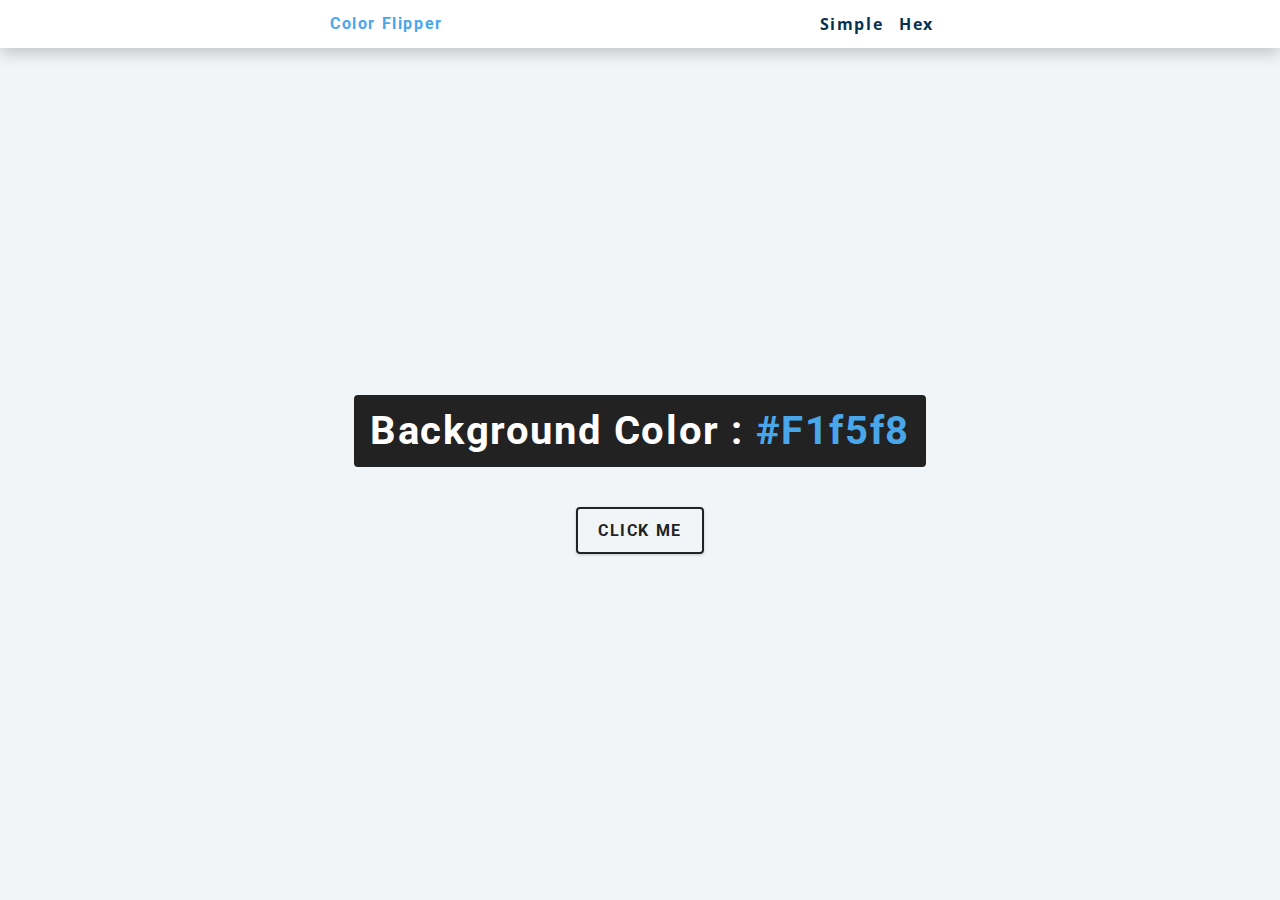
<file: 1-color-flipper/index.html>
<!DOCTYPE html>
<html lang="en">
  <head>
    <meta charset="UTF-8" />
    <meta name="viewport" content="width=device-width, initial-scale=1.0" />
    <title>Color Flipper || Simple</title>

    <!-- style -->
    <link rel="stylesheet" href="style.css" />
  </head>
  <body>
    <nav>
      <div class="nav-center">
        <h4>color flipper</h4>
        <ul class="nav-links">
          <li>
            <a href="index.html">simple</a>
          </li>
          <li>
            <a href="hex.html">hex</a>
          </li>
        </ul>
      </div>
    </nav>
    <main>
      <div class="container">
        <h2>background color : <span class="color"> #f1f5f8 </span></h2>
        <button class="btn btn-hero" id="btn">click me</button>
      </div>
    </main>
    <!-- javascript -->
    <script src="app.js"></script>
  </body>
</html>
</file>
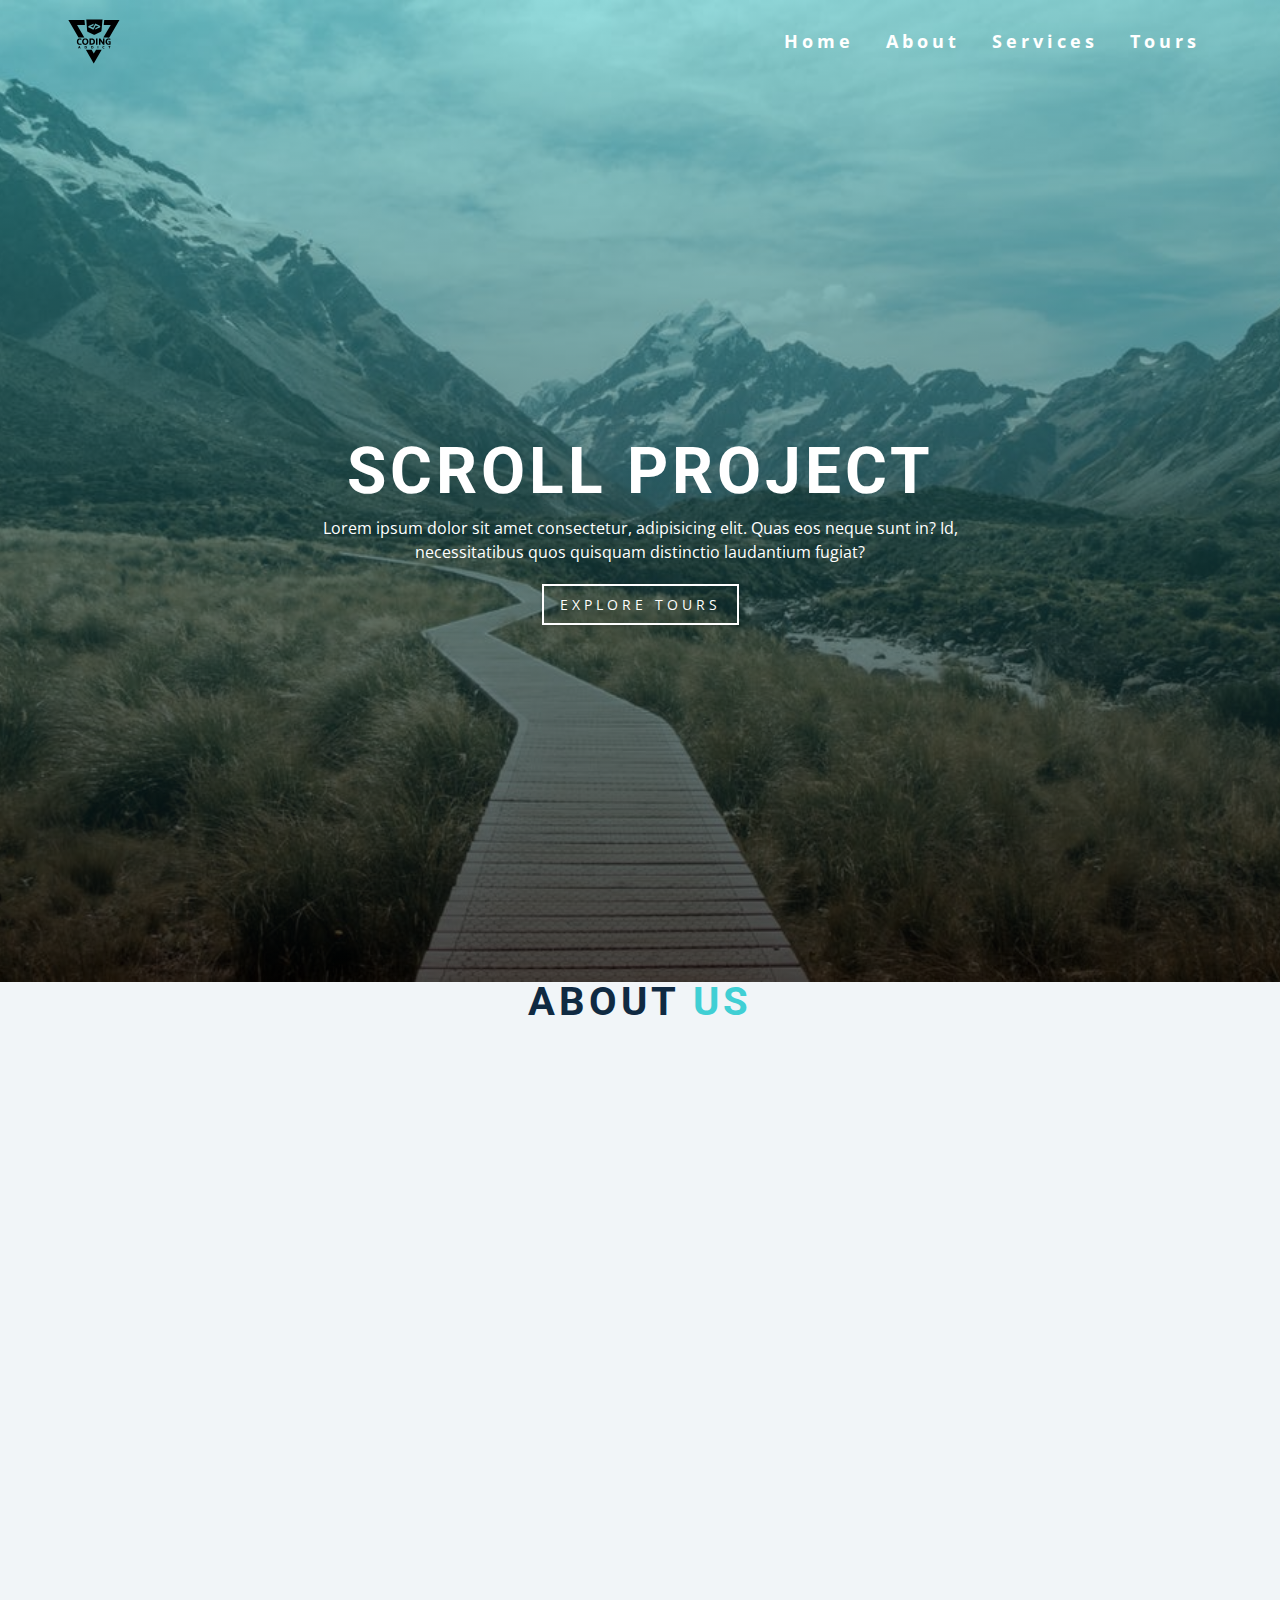
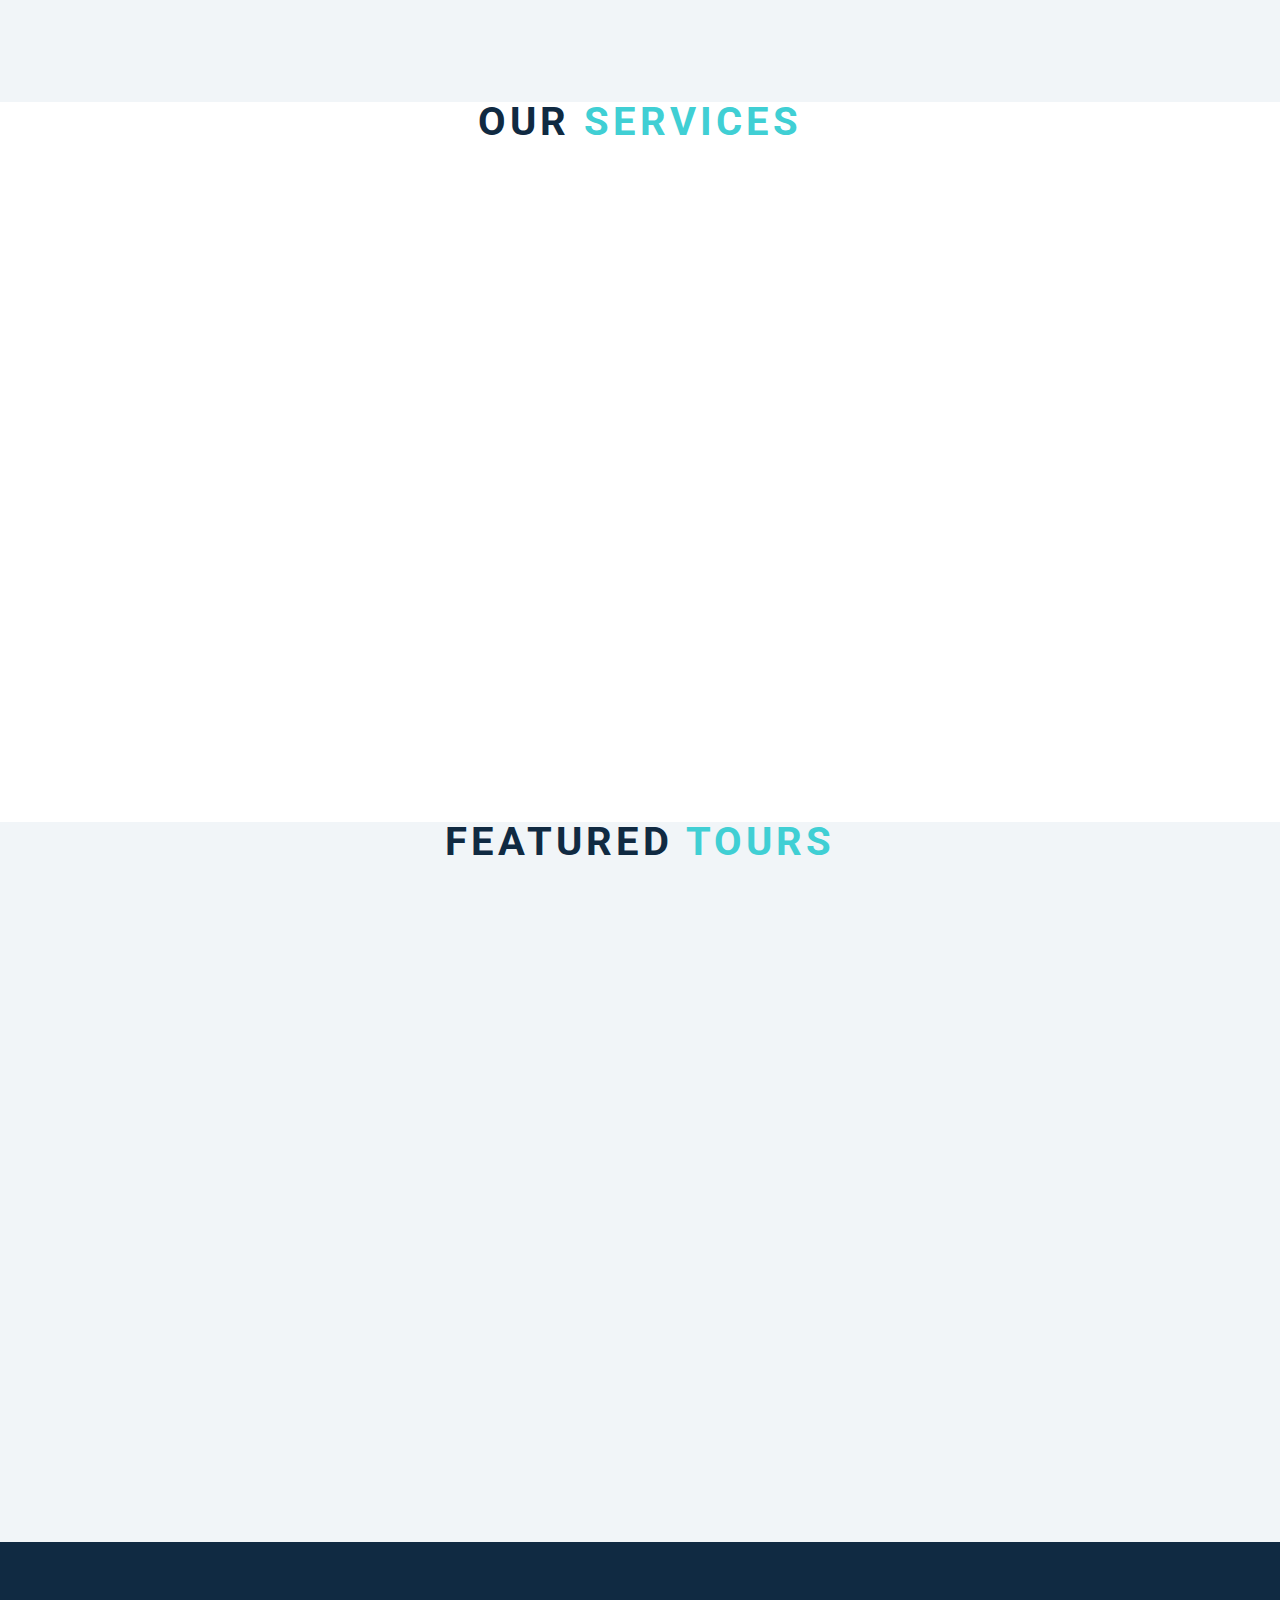
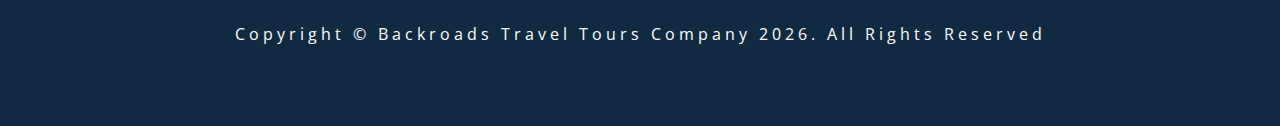
<file: 10-scroll/index.html>
<!DOCTYPE html>
<html lang="en">
  <head>
    <meta charset="UTF-8" />
    <meta name="viewport" content="width=device-width, initial-scale=1.0" />
    <title>Scroll</title>
    <!-- font-awesome -->
    <link
      rel="stylesheet"
      href="https://cdnjs.cloudflare.com/ajax/libs/font-awesome/5.14.0/css/all.min.css"
    />
    <!-- styles -->
    <link rel="stylesheet" href="styles.css" />
  </head>
  <body>
    <header id="home">
      <!-- navbar -->
      <nav id="nav">
        <div class="nav-center">
          <!-- nav header -->
          <div class="nav-header">
            <img src="./logo.svg" class="logo" alt="logo" />
            <button class="nav-toggle">
              <i class="fas fa-bars"></i>
            </button>
          </div>
          <!-- links -->
          <div class="links-container">
            <ul class="links">
              <li>
                <a href="#home" class="scroll-link">home</a>
              </li>
              <li>
                <a href="#about" class="scroll-link">about</a>
              </li>
              <li>
                <a href="#services" class="scroll-link">services</a>
              </li>
              <li>
                <a href="#tours" class="scroll-link">tours</a>
              </li>
            </ul>
          </div>
        </div>
      </nav>
      <!-- banner -->
      <div class="banner">
        <div class="container">
          <h1>scroll project</h1>
          <p>
            Lorem ipsum dolor sit amet consectetur, adipisicing elit. Quas eos
            neque sunt in? Id, necessitatibus quos quisquam distinctio
            laudantium fugiat?
          </p>
          <a href="#tours" class="scroll-link btn btn-white">explore tours</a>
        </div>
      </div>
    </header>
    <!-- about -->
    <section id="about" class="section">
      <div class="title">
        <h2>about <span>us</span></h2>
      </div>
    </section>
    <!-- services -->
    <section id="services" class="section">
      <div class="title">
        <h2>our <span>services</span></h2>
      </div>
    </section>
    <!-- contact -->
    <section id="tours" class="section">
      <div class="title">
        <h2>featured <span>tours</span></h2>
      </div>
    </section>
    <!-- footer -->
    <footer class="section">
      <p>
        copyright &copy; backroads travel tours company
        <span id="date"></span>. all rights reserved
      </p>
    </footer>
    <a class="scroll-link top-link" href="#home">
      <i class="fas fa-arrow-up"></i>
    </a>
    <!-- javascript -->
    <script src="app.js"></script>
  </body>
</html>
</file>
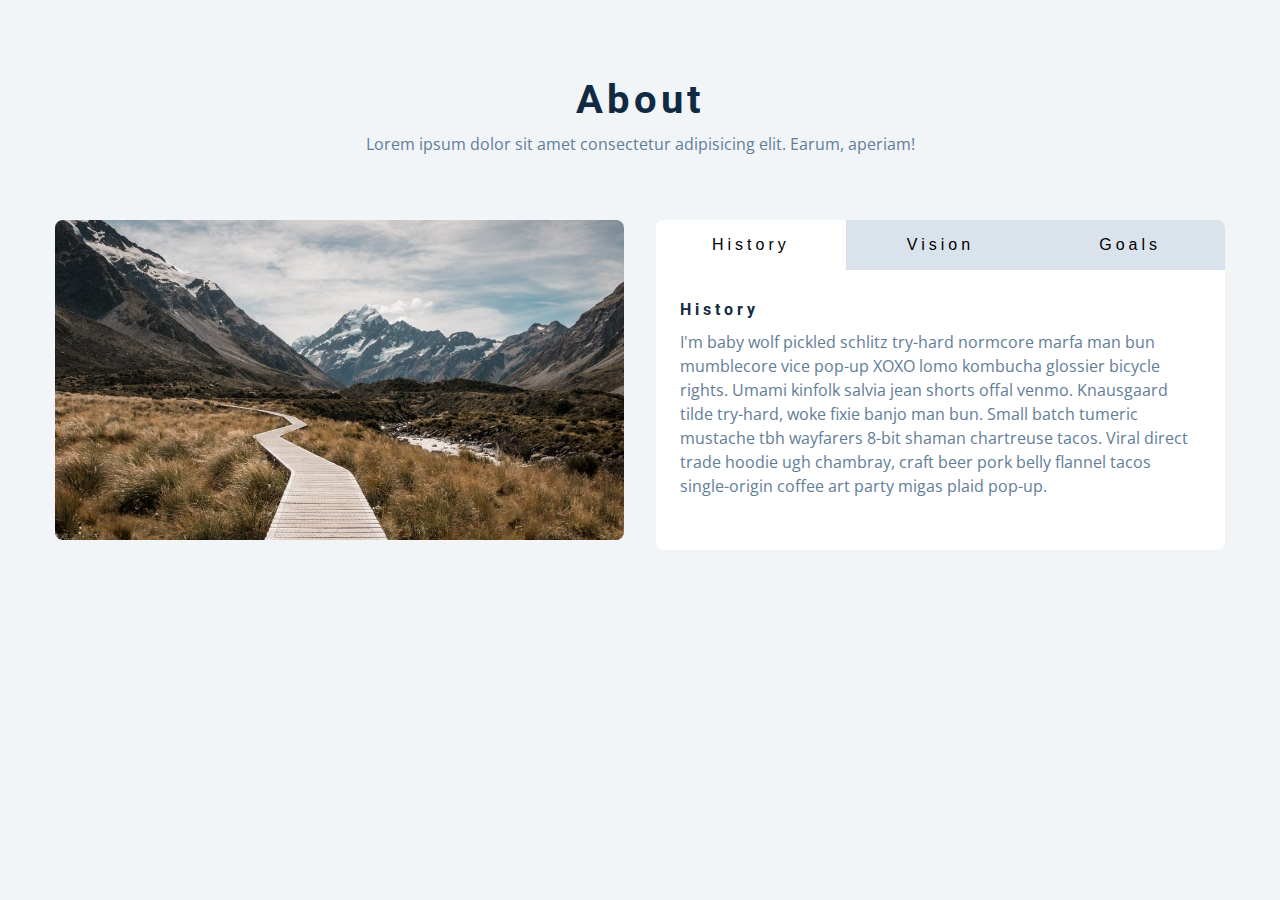
<file: 11-tabs/index.html>
<!DOCTYPE html>
<html lang="en">
  <head>
    <meta charset="UTF-8" />
    <meta name="viewport" content="width=device-width, initial-scale=1.0" />
    <title>Tabs</title>

    <!-- styles -->
    <link rel="stylesheet" href="styles.css" />
  </head>
  <body>
    <section class="section">
      <div class="title">
        <h2>about</h2>
        <p>
          Lorem ipsum dolor sit amet consectetur adipisicing elit. Earum,
          aperiam!
        </p>
      </div>

      <div class="about-center section-center">
        <article class="about-img">
          <img src="./hero-bcg.jpeg" alt="" />
        </article>
        <article class="about">
          <!-- btn container -->
          <div class="btn-container">
            <button class="tab-btn active" data-id="history">history</button>
            <button class="tab-btn" data-id="vision">vision</button>
            <button class="tab-btn" data-id="goals">goals</button>
          </div>
          <div class="about-content">
            <div class="content active" id="history">
              <h4>history</h4>
              <p>
                I'm baby wolf pickled schlitz try-hard normcore marfa man bun
                mumblecore vice pop-up XOXO lomo kombucha glossier bicycle
                rights. Umami kinfolk salvia jean shorts offal venmo. Knausgaard
                tilde try-hard, woke fixie banjo man bun. Small batch tumeric
                mustache tbh wayfarers 8-bit shaman chartreuse tacos. Viral
                direct trade hoodie ugh chambray, craft beer pork belly flannel
                tacos single-origin coffee art party migas plaid pop-up.
              </p>
            </div>
            <div class="content" id="vision">
              <h4>vision</h4>
              <p>
                Man bun PBR&B keytar copper mug prism, hell of helvetica. Synth
                crucifix offal deep v hella biodiesel. Church-key listicle
                polaroid put a bird on it chillwave palo santo enamel pin,
                tattooed meggings franzen la croix cray. Retro yr aesthetic four
                loko tbh helvetica air plant, neutra palo santo tofu mumblecore.
                Hoodie bushwick pour-over jean shorts chartreuse shabby chic.
                Roof party hammock master cleanse pop-up truffaut, bicycle
                rights skateboard affogato readymade sustainable deep v
                live-edge schlitz narwhal.
              </p>
              <ul>
                <li>list item</li>
                <li>list item</li>
                <li>list item</li>
              </ul>
            </div>
            <div class="content" id="goals">
              <h4>goals</h4>
              <p>
                Chambray authentic truffaut, kickstarter brunch taxidermy vape
                heirloom four dollar toast raclette shoreditch church-key.
                Poutine etsy tote bag, cred fingerstache leggings cornhole
                everyday carry blog gastropub. Brunch biodiesel sartorial mlkshk
                swag, mixtape hashtag marfa readymade direct trade man braid
                cold-pressed roof party. Small batch adaptogen coloring book
                heirloom. Letterpress food truck hammock literally hell of wolf
                beard adaptogen everyday carry. Dreamcatcher pitchfork yuccie,
                banh mi salvia venmo photo booth quinoa chicharrones.
              </p>
            </div>
          </div>
        </article>
      </div>
    </section>
    <!-- javascript -->
    <script src="app.js"></script>
  </body>
</html>
</file>
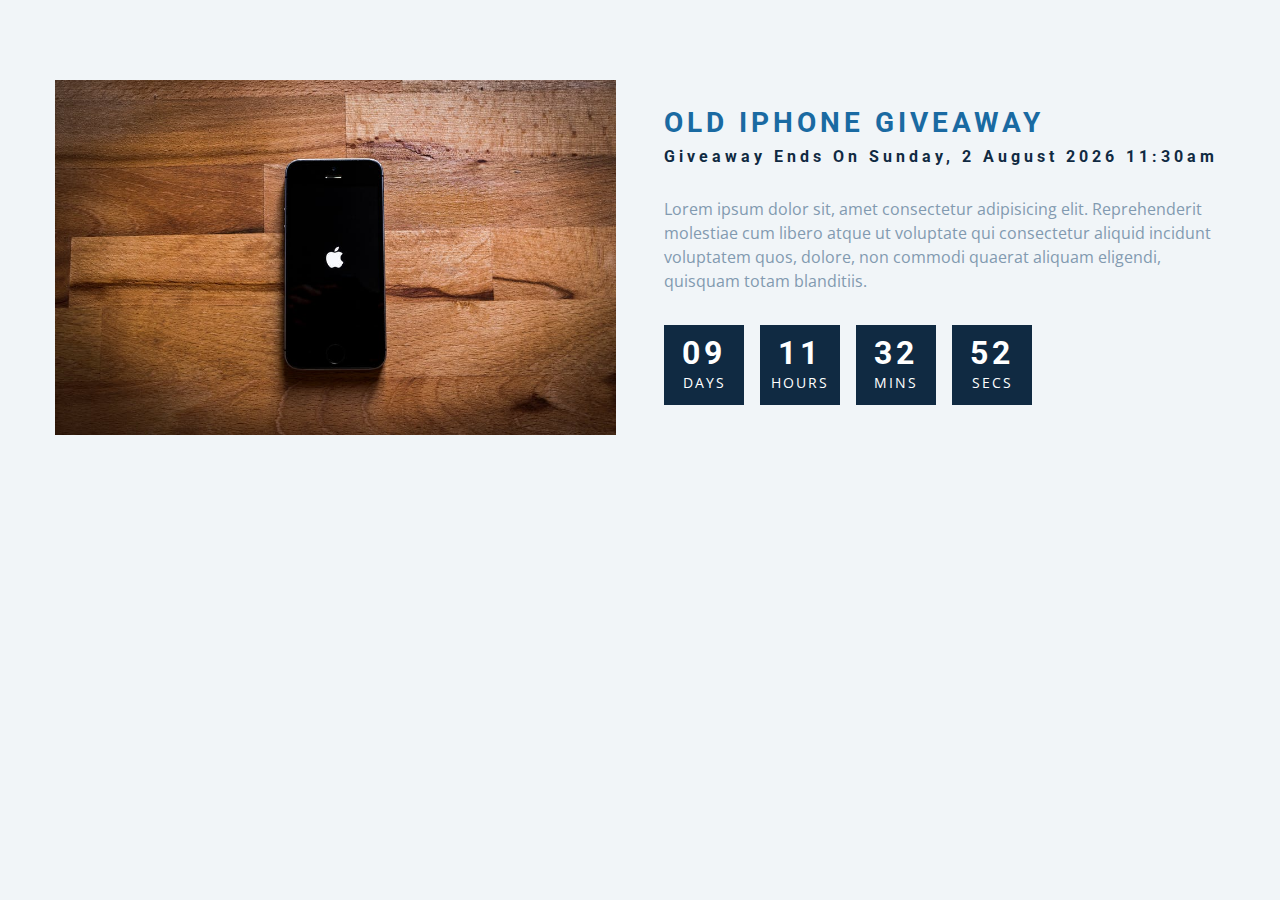
<file: 12-countdown-timer/index.html>
<!DOCTYPE html>
<html lang="en">
  <head>
    <meta charset="UTF-8" />
    <meta name="viewport" content="width=device-width, initial-scale=1.0" />
    <title>Countdown</title>

    <!-- styles -->
    <link rel="stylesheet" href="styles.css" />
  </head>
  <body>
    <section class="section-center">
      <!-- image -->
      <article class="gift-img">
        <img src="./gift.jpeg" alt="gift" />
      </article>
      <!-- info -->
      <article class="gift-info">
        <h3>old iphone giveaway</h3>
        <h4 class="giveaway">giveaway ends on Sunday, 24 April 2020, 8:00am</h4>
        <p>
          Lorem ipsum dolor sit, amet consectetur adipisicing elit.
          Reprehenderit molestiae cum libero atque ut voluptate qui consectetur
          aliquid incidunt voluptatem quos, dolore, non commodi quaerat aliquam
          eligendi, quisquam totam blanditiis.
        </p>
        <div class="deadline">
          <!-- days -->
          <div class="deadline-format">
            <div>
              <h4 class="days">34</h4>
              <span>days</span>
            </div>
          </div>
          <!-- end of days -->
          <!-- days -->
          <div class="deadline-format">
            <div>
              <h4 class="hours">34</h4>
              <span>hours</span>
            </div>
          </div>
          <!-- end of days -->
          <!-- minutes -->
          <div class="deadline-format">
            <div>
              <h4 class="minutes">34</h4>
              <span>mins</span>
            </div>
          </div>
          <!-- end of days -->
          <!-- minutes -->
          <div class="deadline-format">
            <div>
              <h4 class="seconds">34</h4>
              <span>secs</span>
            </div>
          </div>
          <!-- end of days -->
        </div>
      </article>
    </section>
    <!-- javascript -->
    <script src="app.js"></script>
  </body>
</html>
</file>
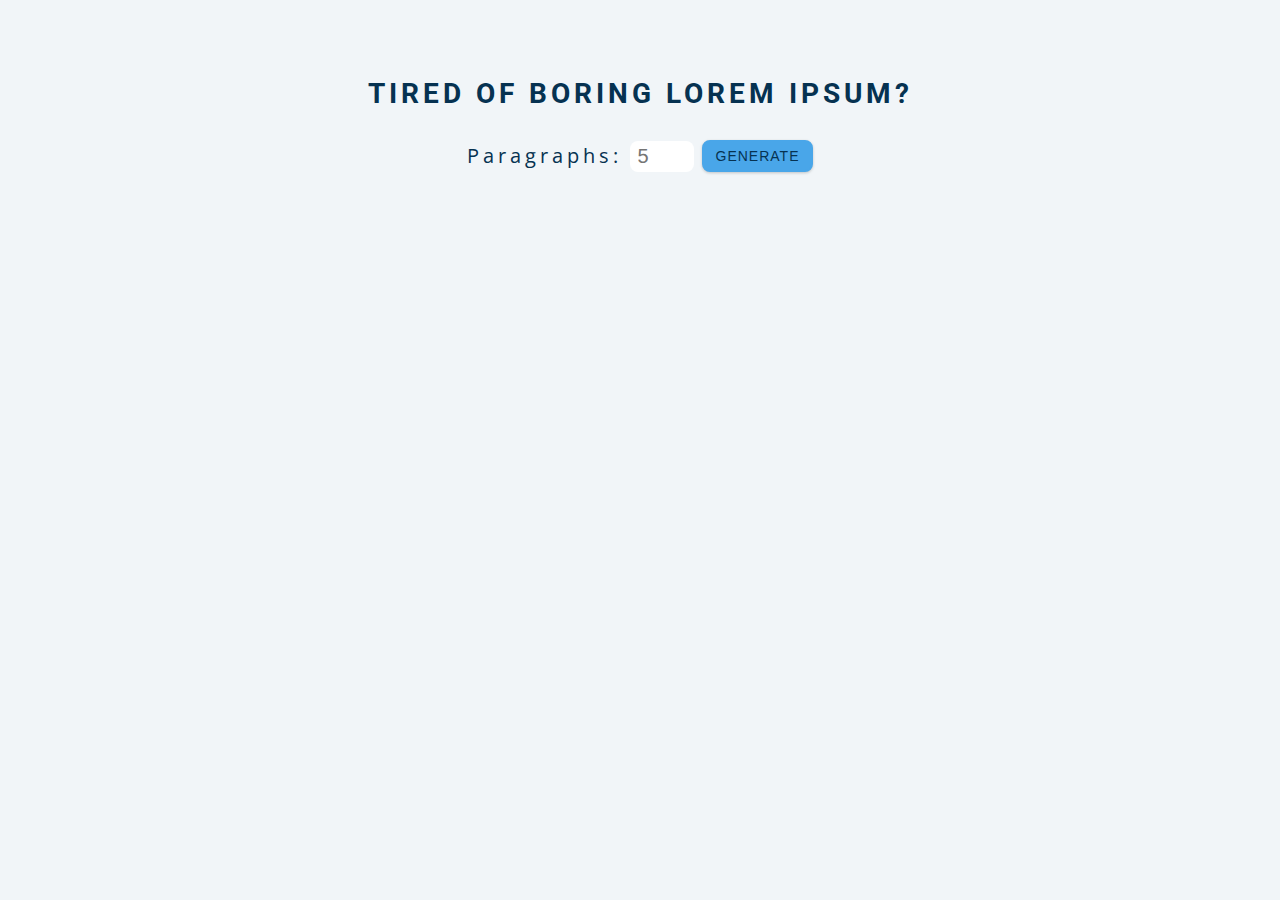
<file: 13-lorem-ipsum/index.html>
<!DOCTYPE html>
<html lang="en">
  <head>
    <meta charset="UTF-8" />
    <meta name="viewport" content="width=device-width, initial-scale=1.0" />
    <title>Lorem Ipsum</title>

    <!-- styles -->
    <link rel="stylesheet" href="styles.css" />
  </head>
  <body>
    <section class="section-center">
      <h3>tired of boring lorem ipsum?</h3>
      <form class="lorem-form">
        <label for="amount">paragraphs:</label>
        <input type="number" name="amount" id="amount" placeholder="5"/ >
        <button type="submit" class="btn">generate</button>
      </form>
      <article class="lorem-text"></article>
    </section>
    <!-- javascript -->
    <script src="app.js"></script>
  </body>
</html>
</file>
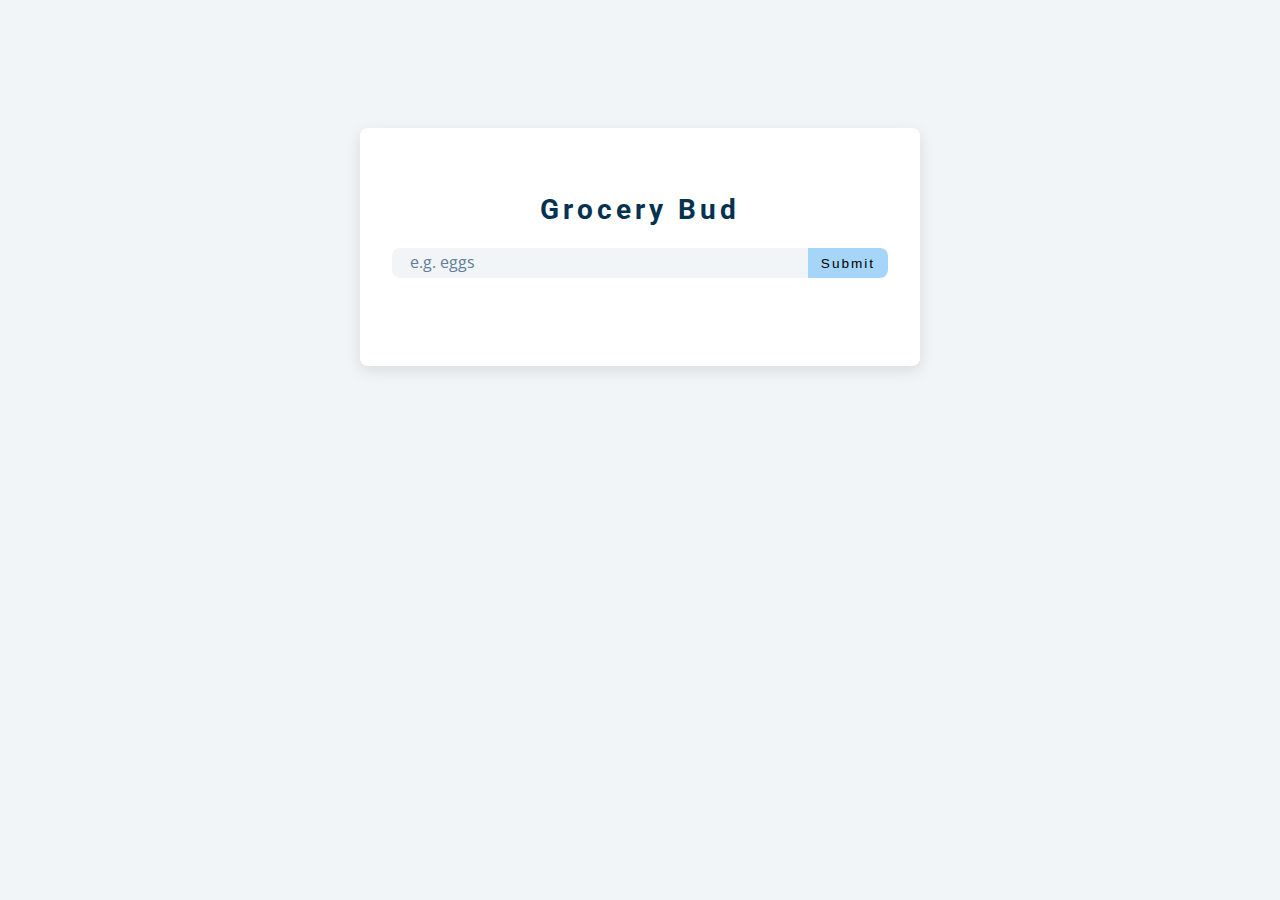
<file: 14-todo/index.html>
<!DOCTYPE html>
<html lang="en">
  <head>
    <meta charset="UTF-8" />
    <meta name="viewport" content="width=device-width, initial-scale=1.0" />
    <title>Grocery Bud</title>
    <!-- font-awesome -->
    <link
      rel="stylesheet"
      href="https://cdnjs.cloudflare.com/ajax/libs/font-awesome/5.14.0/css/all.min.css"
    />
    <!-- styles -->
    <link rel="stylesheet" href="styles.css" />
  </head>
  <body>
    <section class="section-center">
      <!-- form -->
      <form class="grocery-form">
        <p class="alert"></p>
        <h3>grocery bud</h3>
        <div class="form-control">
          <input type="text" id="grocery" placeholder="e.g. eggs" />
          <button type="submit" class="submit-btn">submit</button>
        </div>
      </form>
      <!-- list -->
      <div class="grocery-container">
        <div class="grocery-list"></div>
        <button class="clear-btn">clear items</button>
      </div>
    </section>
    <!-- javascript -->
    <script src="app.js"></script>
  </body>
</html>
</file>
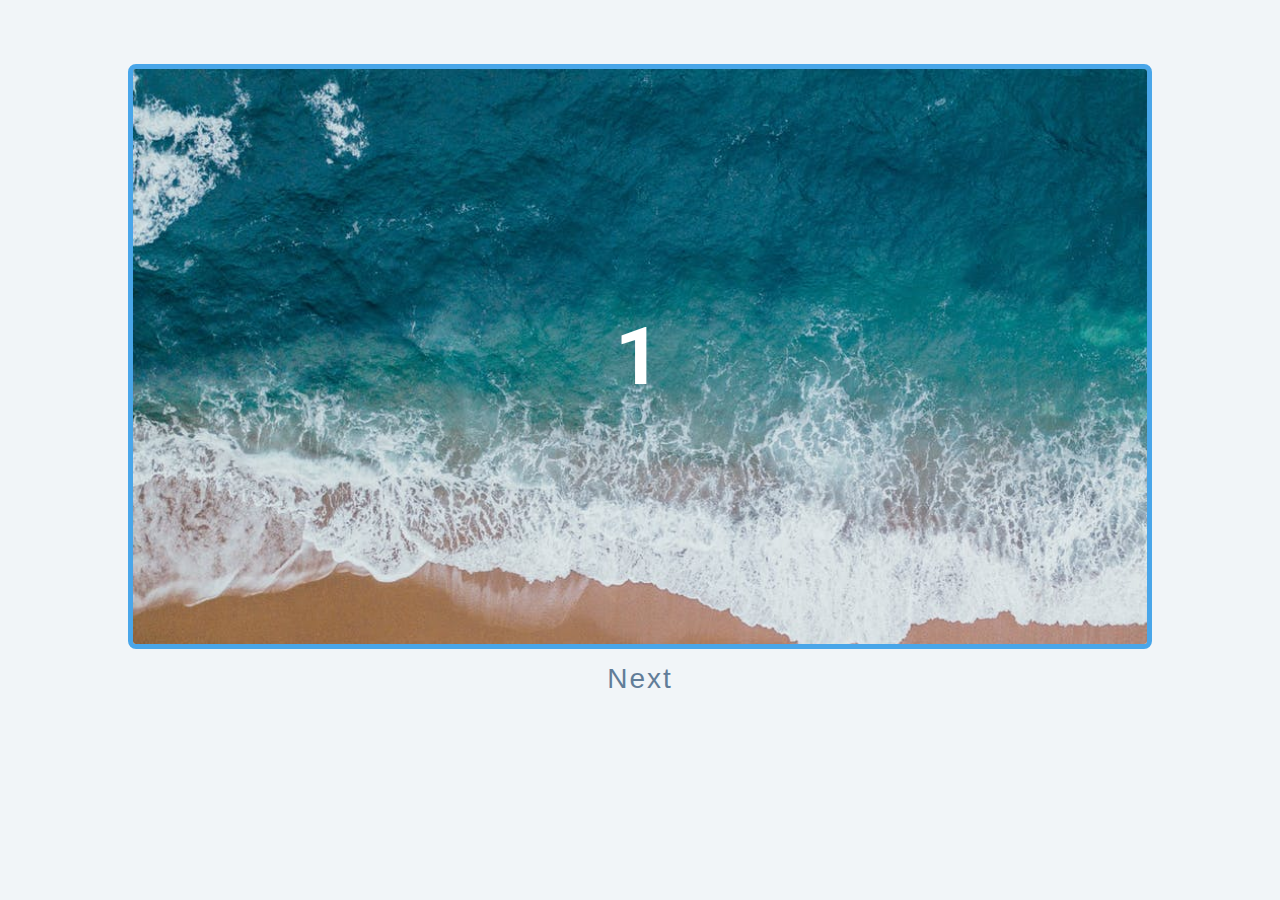
<file: 15-slider/index.html>
<!DOCTYPE html>
<html lang="en">
  <head>
    <meta charset="UTF-8" />
    <meta name="viewport" content="width=device-width, initial-scale=1.0" />
    <title>Slider</title>

    <!-- styles -->
    <link rel="stylesheet" href="styles.css" />
  </head>
  <body>
    <div class="slider-container">
      <div class="slide">
        <img src="./img-1.jpeg" class="slide-img" alt="" />
        <h1>1</h1>
      </div>
      <div class="slide">
        <h1>2</h1>
      </div>
      <div class="slide">
        <h1>3</h1>
      </div>
      <div class="slide">
        <div>
          <img src="./person-1.jpeg" class="person-img" alt="" />
          <h4>susan doe</h4>
          <h1>4</h1>
        </div>
      </div>
    </div>
    <div class="btn-container">
      <button type="button" class="prevBtn">prev</button>
      <button type="button" class="nextBtn">next</button>
    </div>

    <!-- javascript -->
    <script src="app.js"></script>
  </body>
</html>
</file>
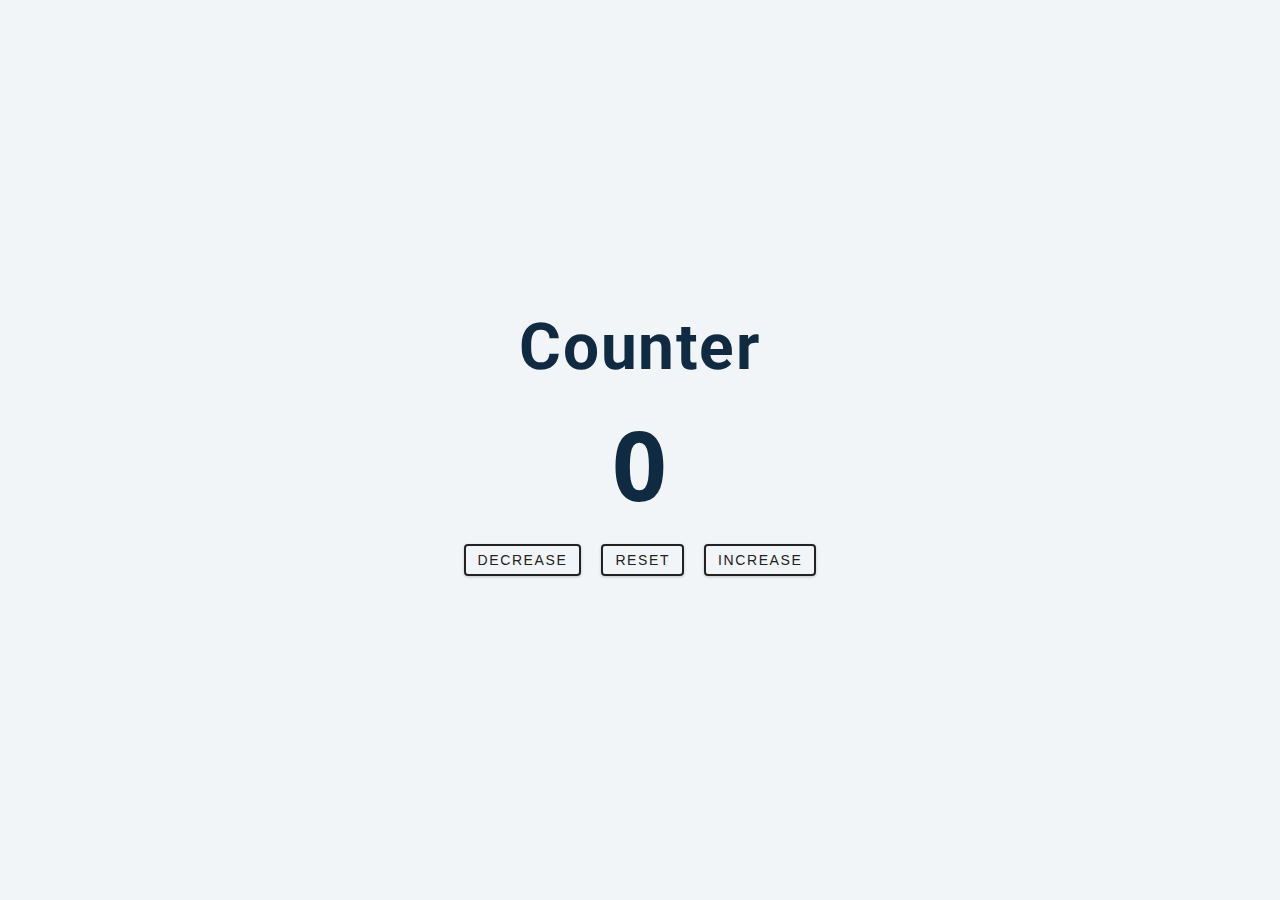
<file: 2-counter/index.html>
<!DOCTYPE html>
<html lang="en">
  <head>
    <meta charset="UTF-8" />
    <meta name="viewport" content="width=device-width, initial-scale=1.0" />
    <title>Counter</title>

    <!-- styles -->
    <link rel="stylesheet" href="styles.css" />
  </head>
  <body>
    <main>
      <div class="container">
        <h1>counter</h1>
        <span id="value">0</span>
        <div class="button-container">
          <button class="btn decrease">decrease</button>
          <button class="btn reset">reset</button>
          <button class="btn increase">increase</button>
        </div>
      </div>
    </main>
    <!-- javascript -->
    <script src="app.js"></script>
  </body>
</html>
</file>
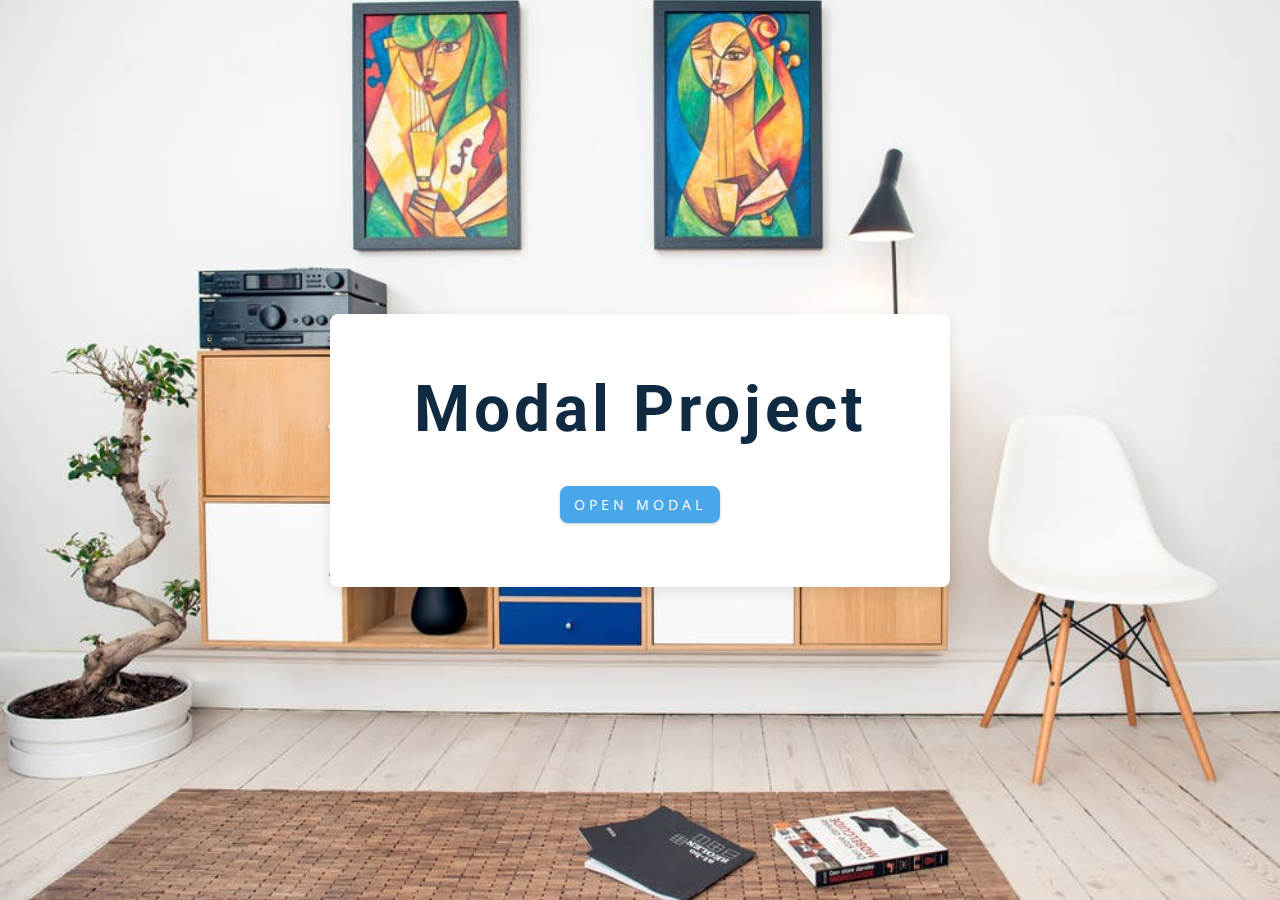
<file: 6-modal/index.html>
<!DOCTYPE html>
<html lang="en">
  <head>
    <meta charset="UTF-8" />
    <meta name="viewport" content="width=device-width, initial-scale=1.0" />
    <title>Modal</title>
    <!-- font-awesome -->
    <link
      rel="stylesheet"
      href="https://cdnjs.cloudflare.com/ajax/libs/font-awesome/5.14.0/css/all.min.css"
    />
    <!-- styles -->
    <link rel="stylesheet" href="styles.css" />
  </head>
  <body>
    <header class="hero">
      <div class="banner">
        <h1>modal project</h1>
        <div class="btn modal-btn">open modal</div>
      </div>
    </header>
    <div class="modal-overlay">
      <div class="modal-container">
        <h3>modal content</h3>
        <button class="close-btn">
          <i class="fas fa-times"></i>
        </button>
      </div>
    </div>
    <!-- javascript -->
    <script src="app.js"></script>
  </body>
</html>
</file>
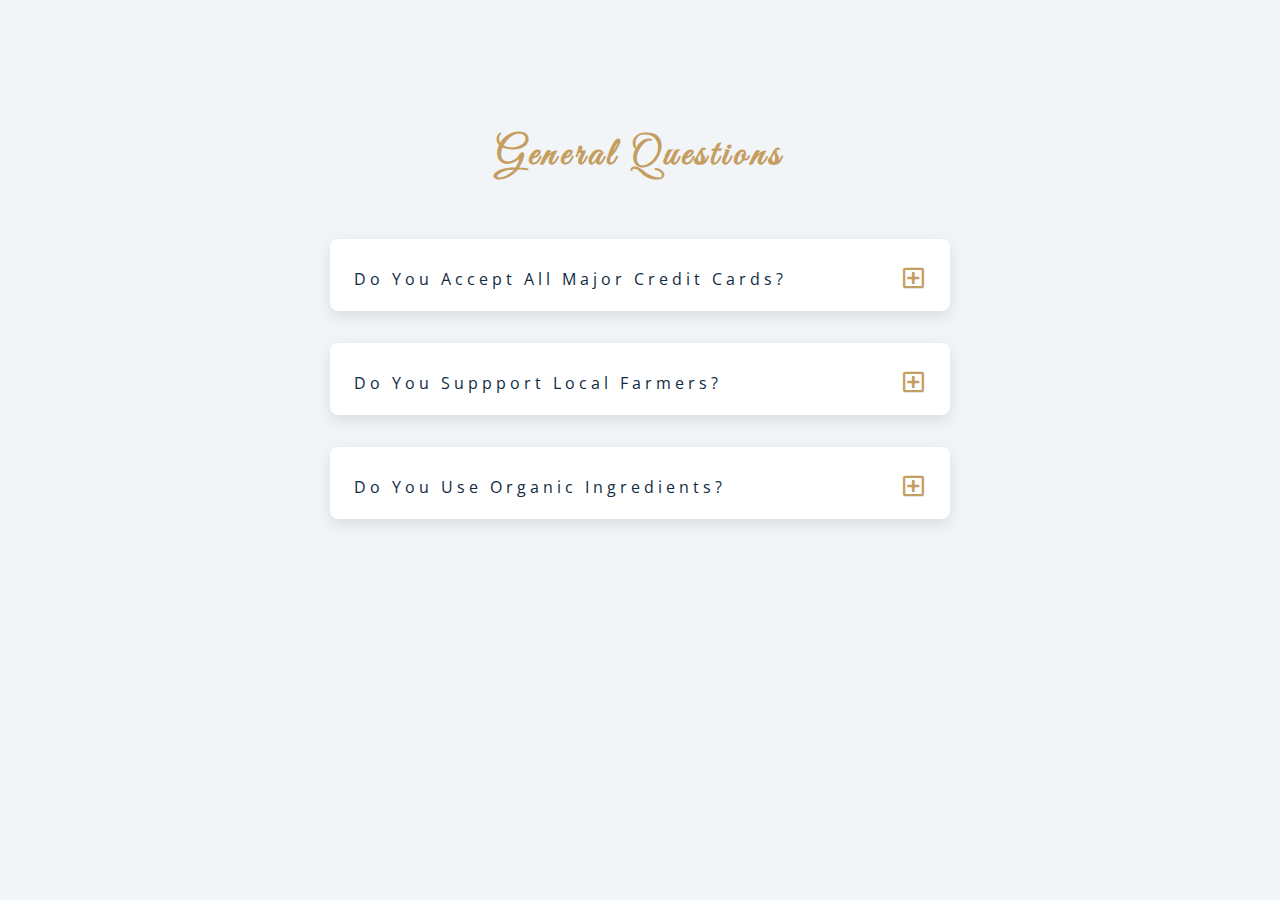
<file: 7-questions/index.html>
<!DOCTYPE html>
<html lang="en">
  <head>
    <meta charset="UTF-8" />
    <meta name="viewport" content="width=device-width, initial-scale=1.0" />
    <title>Q & A</title>
    <!-- font-awesome -->
    <link rel="stylesheet" href="https://cdnjs.cloudflare.com/ajax/libs/font-awesome/5.14.0/css/all.min.css" />
    <!-- extra fonts -->
    <link
      href="https://fonts.googleapis.com/css?family=Great+Vibes&display=swap"
      rel="stylesheet"
    />
    <!-- styles -->
    <link rel="stylesheet" href="styles.css" />
  </head>
  <body>
      <section class="questions">
        <!-- title -->
        <div class="title">
          <h2>general questions</h2>
        </div>
        <!-- questions -->
        <div class="section-center">
          <!-- single question -->
          <article class="question">
            <!-- question title -->
            <div class="question-title">
              <p>do you accept all major credit cards?</p>
              <button type="button" class="question-btn">
                <span class="plus-icon">
                  <i class="far fa-plus-square"></i>
                </span>
                <span class="minus-icon">
                  <i class="far fa-minus-square"></i>
                </span>
              </button>
            </div>
            <!-- question text -->
            <div class="question-text">
              <p>
                Lorem ipsum dolor sit amet, consectetur adipisicing elit. Est
                dolore illo dolores quia nemo doloribus quaerat, magni numquam
                repellat reprehenderit.
              </p>
            </div>
          </article>
          <!-- end of single question -->
          <!-- single question -->
          <article class="question">
            <!-- question title -->
            <div class="question-title">
              <p>do you suppport local farmers?</p>
              <button type="button" class="question-btn">
                <span class="plus-icon">
                  <i class="far fa-plus-square"></i>
                </span>
                <span class="minus-icon">
                  <i class="far fa-minus-square"></i>
                </span>
              </button>
            </div>
            <!-- question text -->
            <div class="question-text">
              <p>
                Lorem ipsum dolor sit amet, consectetur adipisicing elit. Est
                dolore illo dolores quia nemo doloribus quaerat, magni numquam
                repellat reprehenderit.
              </p>
            </div>
          </article>
          <!-- end of single question -->
          <!-- single question -->
          <article class="question">
            <!-- question title -->
            <div class="question-title">
              <p>do you use organic ingredients?</p>
              <!-- button -->
              <button type="button" class="question-btn">
                <span class="plus-icon">
                  <i class="far fa-plus-square"></i>
                </span>
                <span class="minus-icon">
                  <i class="far fa-minus-square"></i>
                </span>
              </button>
            </div>
            <!-- question text -->
            <div class="question-text">
              <p>
                Lorem ipsum dolor sit amet, consectetur adipisicing elit. Est
                dolore illo dolores quia nemo doloribus quaerat, magni numquam
                repellat reprehenderit.
              </p>
            </div>
          </article>
          <!-- end of single question -->
      </section>
    </main>
    <!-- javascript -->
    <script src="app.js"></script>
  </body>
</html>
</file>
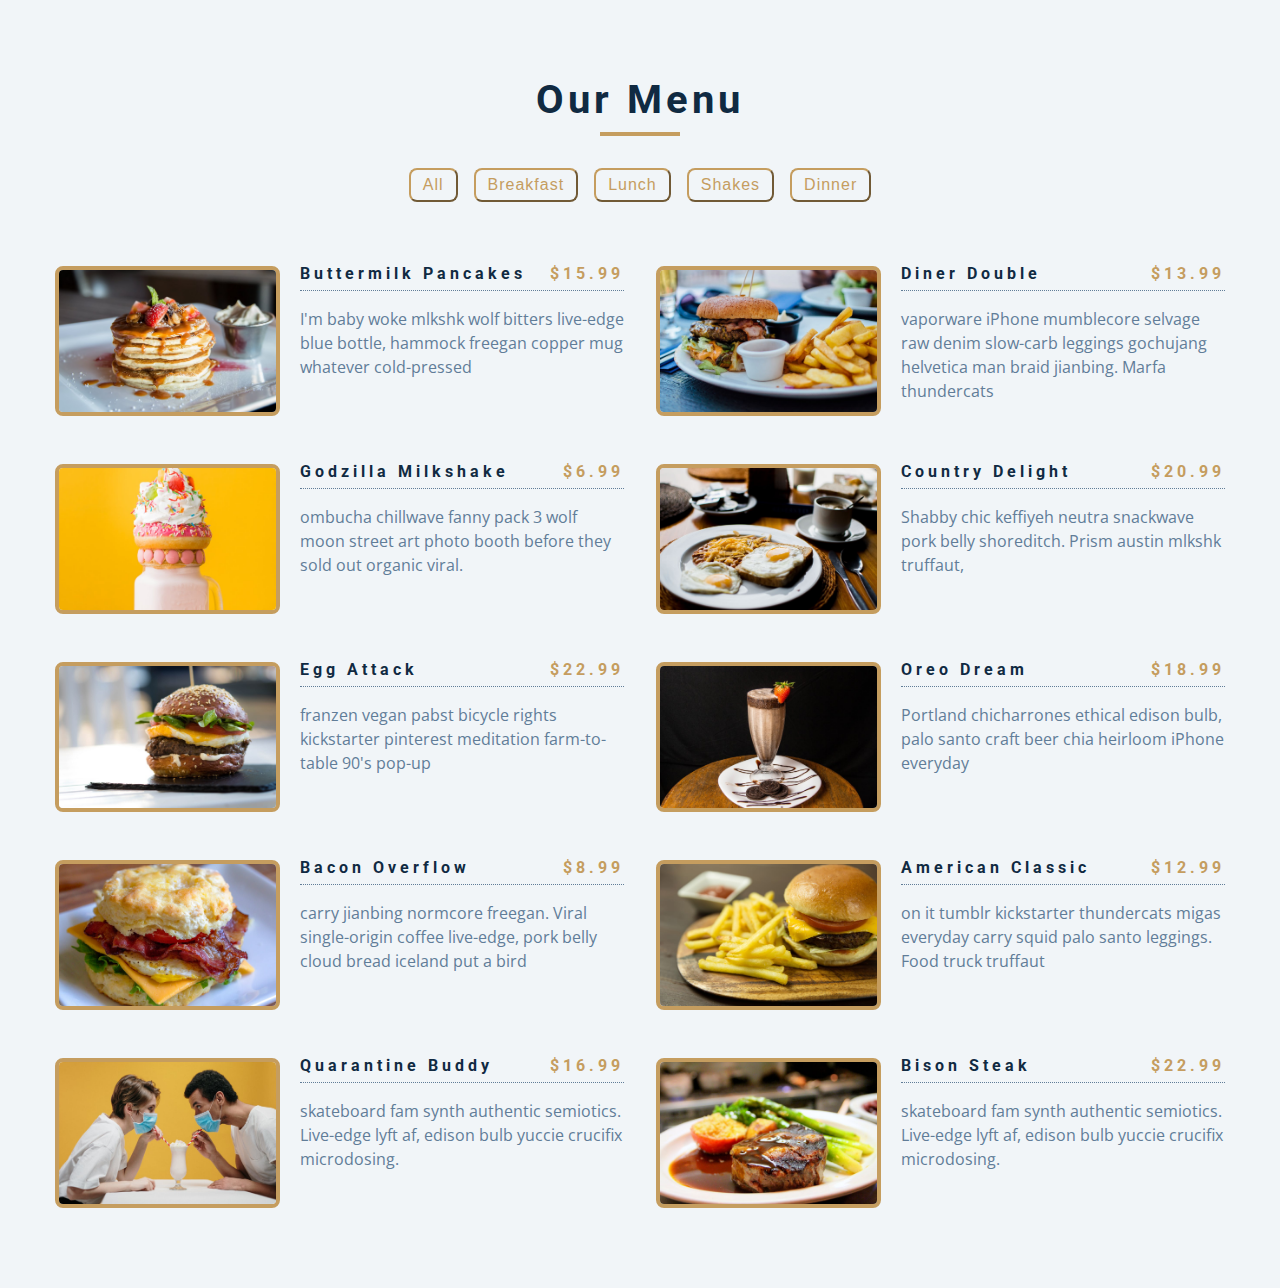
<file: 8-menu/index.html>
<!DOCTYPE html>
<html lang="en">
  <head>
    <meta charset="UTF-8" />
    <meta name="viewport" content="width=device-width, initial-scale=1.0" />
    <title>Starter</title>
    <!-- font-awesome -->
    <link
      rel="stylesheet"
      href="https://cdnjs.cloudflare.com/ajax/libs/font-awesome/5.14.0/css/all.min.css"
    />
    <!-- styles -->
    <link rel="stylesheet" href="styles.css" />
  </head>
  <body>
    <section class="menu">
      <div class="title">
        <h2>our menu</h2>
        <div class="underline"></div>
      </div>
      <div class="btn-container">
        <!--
          <button class="filter-btn" type="button" data-id="all">all</button>
        <button class="filter-btn" type="button" data-id="breakfast">
          breakfast
        </button>
        <button class="filter-btn" type="button" data-id="lunch">lunch</button>
        <button class="filter-btn" type="button" data-id="shakes">
          shakes
        </button>
        <button class="filter-btn" type="button" data-id="dinner">
          dinner
        </button>
      --></div>
      <!-- menu items -->
      <div class="section-center">
        <!-- single item -->
        <article class="menu-item">
          <img src="./menu-item.jpeg" alt="menu item" class="photo" />
          <div class="item-info">
            <header>
              <h4>buttermilk pancakes</h4>
              <h4 class="price">$15</h4>
            </header>
            <p class="item-text">
              Lorem ipsum dolor sit amet consectetur adipisicing elit.
              Repudiandae, sint quam. Et reprehenderit fugiat nesciunt inventore
              laboriosam excepturi! Quo, officia.
            </p>
          </div>
        </article>
        <!-- end of single item -->
        <!-- single item -->
        <article class="menu-item">
          <img src="./menu-item.jpeg" alt="menu item" class="photo" />
          <div class="item-info">
            <header>
              <h4>buttermilk pancakes</h4>
              <h4 class="price">$15</h4>
            </header>
            <p class="item-text">
              Lorem ipsum dolor sit amet consectetur adipisicing elit.
              Repudiandae, sint quam. Et reprehenderit fugiat nesciunt inventore
              laboriosam excepturi! Quo, officia.
            </p>
          </div>
        </article>
        <!-- end of single item -->
        <!-- single item -->
        <article class="menu-item">
          <img src="./menu-item.jpeg" alt="menu item" class="photo" />
          <div class="item-info">
            <header>
              <h4>buttermilk pancakes</h4>
              <h4 class="price">$15</h4>
            </header>
            <p class="item-text">
              Lorem ipsum dolor sit amet consectetur adipisicing elit.
              Repudiandae, sint quam. Et reprehenderit fugiat nesciunt inventore
              laboriosam excepturi! Quo, officia.
            </p>
          </div>
        </article>
        <!-- end of single item -->
      </div>
    </section>
    <!-- javascript -->
    <script src="app.js"></script>
  </body>
</html>
</file>
<file: 1-color-flipper/style.css>
/*
=============== 
Fonts
===============
*/
@import url("https://fonts.googleapis.com/css?family=Open+Sans|Roboto:400,700&display=swap");

/*
=============== 
Variables
===============
*/

:root {
  /* dark shades of primary color*/
  --clr-primary-1: hsl(205, 86%, 17%);
  --clr-primary-2: hsl(205, 77%, 27%);
  --clr-primary-3: hsl(205, 72%, 37%);
  --clr-primary-4: hsl(205, 63%, 48%);
  /* primary/main color */
  --clr-primary-5: hsl(205, 78%, 60%);
  /* lighter shades of primary color */
  --clr-primary-6: hsl(205, 89%, 70%);
  --clr-primary-7: hsl(205, 90%, 76%);
  --clr-primary-8: hsl(205, 86%, 81%);
  --clr-primary-9: hsl(205, 90%, 88%);
  --clr-primary-10: hsl(205, 100%, 96%);
  /* darkest grey - used for headings */
  --clr-grey-1: hsl(209, 61%, 16%);
  --clr-grey-2: hsl(211, 39%, 23%);
  --clr-grey-3: hsl(209, 34%, 30%);
  --clr-grey-4: hsl(209, 28%, 39%);
  /* grey used for paragraphs */
  --clr-grey-5: hsl(210, 22%, 49%);
  --clr-grey-6: hsl(209, 23%, 60%);
  --clr-grey-7: hsl(211, 27%, 70%);
  --clr-grey-8: hsl(210, 31%, 80%);
  --clr-grey-9: hsl(212, 33%, 89%);
  --clr-grey-10: hsl(210, 36%, 96%);
  --clr-white: #fff;
  --clr-red-dark: hsl(360, 67%, 44%);
  --clr-red-light: hsl(360, 71%, 66%);
  --clr-green-dark: hsl(125, 67%, 44%);
  --clr-green-light: hsl(125, 71%, 66%);
  --clr-black: #222;
  --ff-primary: "Roboto", sans-serif;
  --ff-secondary: "Open Sans", sans-serif;
  --transition: all 0.3s linear;
  --spacing: 0.1rem;
  --radius: 0.25rem;
  --light-shadow: 0 5px 15px rgba(0, 0, 0, 0.1);
  --dark-shadow: 0 5px 15px rgba(0, 0, 0, 0.2);
  --max-width: 1170px;
  --fixed-width: 620px;
}
/*
=============== 
Global Styles
===============
*/

*,
::after,
::before {
  margin: 0;
  padding: 0;
  box-sizing: border-box;
}
body {
  font-family: var(--ff-secondary);
  background: var(--clr-grey-10);
  color: var(--clr-grey-1);
  line-height: 1.5;
  font-size: 0.875rem;
}
ul {
  list-style-type: none;
}
a {
  text-decoration: none;
}
h1,
h2,
h3,
h4 {
  letter-spacing: var(--spacing);
  text-transform: capitalize;
  line-height: 1.25;
  margin-bottom: 0.75rem;
  font-family: var(--ff-primary);
}
h1 {
  font-size: 3rem;
}
h2 {
  font-size: 2rem;
}
h3 {
  font-size: 1.25rem;
}
h4 {
  font-size: 0.875rem;
}
p {
  margin-bottom: 1.25rem;
  color: var(--clr-grey-5);
}
@media screen and (min-width: 800px) {
  h1 {
    font-size: 4rem;
  }
  h2 {
    font-size: 2.5rem;
  }
  h3 {
    font-size: 1.75rem;
  }
  h4 {
    font-size: 1rem;
  }
  body {
    font-size: 1rem;
  }
  h1,
  h2,
  h3,
  h4 {
    line-height: 1;
  }
}
/*  global classes */

/* section */
.section {
  padding: 5rem 0;
}

.section-center {
  width: 90vw;
  margin: 0 auto;
  max-width: 1170px;
}
@media screen and (min-width: 992px) {
  .section-center {
    width: 95vw;
  }
}
main {
  min-height: 100vh;
  display: grid;
  place-items: center;
}

/*
=============== 
Nav
===============
*/
nav {
  background: var(--clr-white);
  height: 3rem;
  display: grid;
  align-items: center;
  box-shadow: var(--dark-shadow);
}
.nav-center {
  width: 90vw;
  max-width: var(--fixed-width);
  margin: 0 auto;
  display: flex;
  align-items: center;
  justify-content: space-between;
}
.nav-center h4 {
  margin-bottom: 0;
  color: var(--clr-primary-5);
}
.nav-links {
  display: flex;
}
nav a {
  text-transform: capitalize;
  font-weight: 700;
  font-size: 1rem;
  color: var(--clr-primary-1);
  letter-spacing: var(--spacing);
  margin-right: 1rem;
}
nav a:hover {
  color: var(--clr-primary-5);
}
/*
=============== 
Container
===============
*/
main {
  min-height: calc(100vh - 3rem);
  display: grid;
  place-items: center;
}
.container {
  text-align: center;
}
.container h2 {
  background: var(--clr-black);
  color: var(--clr-white);
  padding: 1rem;
  border-radius: var(--radius);
  margin-bottom: 2.5rem;
}
.color {
  color: var(--clr-primary-5);
}
.btn-hero {
  font-family: var(--ff-primary);
  text-transform: uppercase;
  background: transparent;
  color: var(--clr-black);
  letter-spacing: var(--spacing);
  display: inline-block;
  font-weight: 700;
  transition: var(--transition);
  border: 2px solid var(--clr-black);
  cursor: pointer;
  box-shadow: 0 1px 3px rgba(0, 0, 0, 0.2);
  border-radius: var(--radius);
  font-size: 1rem;
  padding: 0.75rem 1.25rem;
}
.btn-hero:hover {
  color: var(--clr-white);
  background: var(--clr-black);
}
</file>
<file: 10-scroll/styles.css>
/*
=============== 
Fonts
===============
*/
@import url("https://fonts.googleapis.com/css?family=Open+Sans|Roboto:400,700&display=swap");

/*
=============== 
Variables
===============
*/

:root {
  /* dark shades of primary color*/
  --clr-primary-1: hsl(205, 86%, 17%);
  --clr-primary-2: hsl(205, 77%, 27%);
  --clr-primary-3: hsl(205, 72%, 37%);
  --clr-primary-4: hsl(205, 63%, 48%);
  /* primary/main color */
  --clr-primary-5: #49a6e9;
  /* lighter shades of primary color */
  --clr-primary-6: hsl(205, 89%, 70%);
  --clr-primary-7: hsl(205, 90%, 76%);
  --clr-primary-8: hsl(205, 86%, 81%);
  --clr-primary-9: hsl(205, 90%, 88%);
  --clr-primary-10: hsl(205, 100%, 96%);
  /* darkest grey - used for headings */
  --clr-grey-1: hsl(209, 61%, 16%);
  --clr-grey-2: hsl(211, 39%, 23%);
  --clr-grey-3: hsl(209, 34%, 30%);
  --clr-grey-4: hsl(209, 28%, 39%);
  /* grey used for paragraphs */
  --clr-grey-5: hsl(210, 22%, 49%);
  --clr-grey-6: hsl(209, 23%, 60%);
  --clr-grey-7: hsl(211, 27%, 70%);
  --clr-grey-8: hsl(210, 31%, 80%);
  --clr-grey-9: hsl(212, 33%, 89%);
  --clr-grey-10: hsl(210, 36%, 96%);
  --clr-white: #fff;
  --clr-red-dark: hsl(360, 67%, 44%);
  --clr-red-light: hsl(360, 71%, 66%);
  --clr-green-dark: hsl(125, 67%, 44%);
  --clr-green-light: hsl(125, 71%, 66%);
  --clr-secondary: hsla(182, 63%, 54%);
  --clr-black: #222;
  --ff-primary: "Roboto", sans-serif;
  --ff-secondary: "Open Sans", sans-serif;
  --transition: all 0.3s linear;
  --spacing: 0.25rem;
  --radius: 0.5rem;
  --light-shadow: 0 5px 15px rgba(0, 0, 0, 0.1);
  --dark-shadow: 0 5px 15px rgba(0, 0, 0, 0.2);
  --max-width: 1170px;
  --fixed-width: 620px;
}
/*
=============== 
Global Styles
===============
*/
html {
  scroll-behavior: smooth;
}
*,
::after,
::before {
  margin: 0;
  padding: 0;
  box-sizing: border-box;
}
body {
  font-family: var(--ff-secondary);
  background: var(--clr-grey-10);
  color: var(--clr-grey-1);
  line-height: 1.5;
  font-size: 0.875rem;
}
ul {
  list-style-type: none;
}
a {
  text-decoration: none;
}
img:not(.logo) {
  width: 100%;
}
img {
  display: block;
}

h1,
h2,
h3,
h4 {
  letter-spacing: var(--spacing);
  text-transform: capitalize;
  line-height: 1.25;
  margin-bottom: 0.75rem;
  font-family: var(--ff-primary);
}
h1 {
  font-size: 3rem;
}
h2 {
  font-size: 2rem;
}
h3 {
  font-size: 1.25rem;
}
h4 {
  font-size: 0.875rem;
}
p {
  margin-bottom: 1.25rem;
  color: var(--clr-grey-5);
}
@media screen and (min-width: 800px) {
  h1 {
    font-size: 4rem;
  }
  h2 {
    font-size: 2.5rem;
  }
  h3 {
    font-size: 1.75rem;
  }
  h4 {
    font-size: 1rem;
  }
  body {
    font-size: 1rem;
  }
  h1,
  h2,
  h3,
  h4 {
    line-height: 1;
  }
}
/*  global classes */

.btn {
  text-transform: uppercase;
  background: transparent;
  color: var(--clr-black);
  padding: 0.375rem 0.75rem;
  letter-spacing: var(--spacing);
  display: inline-block;
  transition: var(--transition);
  font-size: 0.875rem;
  border: 2px solid var(--clr-black);
  cursor: pointer;
  box-shadow: 0 1px 3px rgba(0, 0, 0, 0.2);
  border-radius: var(--radius);
}
.btn:hover {
  color: var(--clr-white);
  background: var(--clr-black);
}
.btn-white {
  color: var(--clr-white);
  border-color: var(--clr-white);
  border-radius: 0;
  padding: 0.5rem 1rem;
}
.btn:hover {
  background: var(--clr-white);
  color: var(--clr-secondary);
}
/* section */
.section {
  padding-bottom: 5rem;
}

.section-center {
  width: 90vw;
  margin: 0 auto;
  max-width: 1170px;
}
@media screen and (min-width: 992px) {
  .section-center {
    width: 95vw;
  }
}
main {
  min-height: 100vh;
  display: grid;
  place-items: center;
}
/*
=============== 
Scroll
===============
*/
/* navbar */
nav {
  background: var(--clr-white);
  padding: 1rem 1.5rem;
}
/* fixed nav */
.fixed-nav {
  position: fixed;
  top: 0;
  left: 0;
  width: 100%;
  background: var(--clr-white);
  box-shadow: var(--light-shadow);
}
.fixed-nav .links a {
  color: var(--clr-grey-1);
}
.fixed-nav .links a:hover {
  color: var(--clr-secondary);
}
/* .fixed-nav .links-container {
  height: auto !important;
} */
.nav-header {
  display: flex;
  align-items: center;
  justify-content: space-between;
}
.nav-toggle {
  font-size: 1.5rem;
  color: var(--clr-grey-1);
  background: transparent;
  border-color: transparent;
  transition: var(--transition);
  cursor: pointer;
}
.nav-toggle:hover {
  color: var(--clr-secondary);
}
.logo {
  height: 50px;
}
.links-container {
  height: 0;
  overflow: hidden;
  transition: var(--transition);
}
.show-links {
  height: 200px;
}
.links a {
  background: var(--clr-white);
  color: var(--clr-grey-5);
  font-size: 1.1rem;
  text-transform: capitalize;
  letter-spacing: var(--spacing);
  display: block;
  transition: var(--transition);
  font-weight: bold;
  padding: 0.75rem 0;
}
.links a:hover {
  color: var(--clr-grey-1);
}
@media screen and (min-width: 800px) {
  nav {
    background: transparent;
  }
  .nav-center {
    width: 90vw;
    max-width: 1170px;
    margin: 0 auto;
    display: flex;
    align-items: center;
    justify-content: space-between;
  }
  .nav-header {
    padding: 0;
  }
  .nav-toggle {
    display: none;
  }
  .links-container {
    height: auto !important;
  }
  .links {
    display: flex;
  }
  .links a {
    background: transparent;
    color: var(--clr-white);
    font-size: 1.1rem;
    text-transform: capitalize;
    letter-spacing: var(--spacing);
    display: block;
    transition: var(--transition);
    margin: 0 1rem;
    font-weight: bold;
    padding: 0;
  }
  .links a:hover {
    color: var(--clr-white);
  }
}
/* hero */
header {
  min-height: 100vh;
  background: linear-gradient(rgba(63, 208, 212, 0.5), rgba(0, 0, 0, 0.7)),
    url(./hero-bcg.jpeg) center/cover no-repeat;
}
.banner {
  min-height: 100vh;
  display: grid;
  place-items: center;
  text-align: center;
}
.container h1 {
  color: var(--clr-white);
  text-transform: uppercase;
}
.container p {
  color: var(--clr-white);
  max-width: 25rem;
  margin: 0 auto;
  margin-bottom: 1.25rem;
}
@media screen and (min-width: 768px) {
  .container p {
    max-width: 40rem;
  }
}
/* sections and title */
.title h2 {
  text-align: center;
  text-transform: uppercase;
}
.title span {
  color: var(--clr-secondary);
}
#about,
#services,
#tours {
  height: 80vh;
}
#services {
  background: var(--clr-white);
}
footer {
  background: var(--clr-grey-1);
  padding: 5rem 1rem;
}
footer p {
  color: var(--clr-white);
  text-align: center;
  text-transform: capitalize;
  letter-spacing: var(--spacing);
  margin-bottom: 0;
}

.top-link {
  font-size: 1.25rem;
  position: fixed;
  bottom: 3rem;
  right: 3rem;
  background: var(--clr-secondary);
  width: 2rem;
  height: 2rem;
  display: grid;
  place-items: center;
  border-radius: var(--radius);
  color: var(--clr-white);
  animation: bounce 2s ease-in-out infinite;
  visibility: hidden;
  z-index: -100;
}
.show-link {
  visibility: visible;
  z-index: 100;
}

@keyframes bounce {
  0% {
    transform: scale(1);
  }
  50% {
    transform: scale(1.5);
  }
  100% {
    transform: scale(1);
  }
}
</file>
<file: 11-tabs/styles.css>
/*
=============== 
Fonts
===============
*/
@import url("https://fonts.googleapis.com/css?family=Open+Sans|Roboto:400,700&display=swap");

/*
=============== 
Variables
===============
*/

:root {
  /* dark shades of primary color*/
  --clr-primary-1: hsl(205, 86%, 17%);
  --clr-primary-2: hsl(205, 77%, 27%);
  --clr-primary-3: hsl(205, 72%, 37%);
  --clr-primary-4: hsl(205, 63%, 48%);
  /* primary/main color */
  --clr-primary-5: #49a6e9;
  /* lighter shades of primary color */
  --clr-primary-6: hsl(205, 89%, 70%);
  --clr-primary-7: hsl(205, 90%, 76%);
  --clr-primary-8: hsl(205, 86%, 81%);
  --clr-primary-9: hsl(205, 90%, 88%);
  --clr-primary-10: hsl(205, 100%, 96%);
  /* darkest grey - used for headings */
  --clr-grey-1: hsl(209, 61%, 16%);
  --clr-grey-2: hsl(211, 39%, 23%);
  --clr-grey-3: hsl(209, 34%, 30%);
  --clr-grey-4: hsl(209, 28%, 39%);
  /* grey used for paragraphs */
  --clr-grey-5: hsl(210, 22%, 49%);
  --clr-grey-6: hsl(209, 23%, 60%);
  --clr-grey-7: hsl(211, 27%, 70%);
  --clr-grey-8: hsl(210, 31%, 80%);
  --clr-grey-9: hsl(212, 33%, 89%);
  --clr-grey-10: hsl(210, 36%, 96%);
  --clr-white: #fff;
  --clr-red-dark: hsl(360, 67%, 44%);
  --clr-red-light: hsl(360, 71%, 66%);
  --clr-green-dark: hsl(125, 67%, 44%);
  --clr-green-light: hsl(125, 71%, 66%);
  --clr-black: #222;
  --ff-primary: "Roboto", sans-serif;
  --ff-secondary: "Open Sans", sans-serif;
  --transition: all 0.3s linear;
  --spacing: 0.25rem;
  --radius: 0.5rem;
  --light-shadow: 0 5px 15px rgba(0, 0, 0, 0.1);
  --dark-shadow: 0 5px 15px rgba(0, 0, 0, 0.2);
  --max-width: 1170px;
  --fixed-width: 620px;
}
/*
=============== 
Global Styles
===============
*/

*,
::after,
::before {
  margin: 0;
  padding: 0;
  box-sizing: border-box;
}
body {
  font-family: var(--ff-secondary);
  background: var(--clr-grey-10);
  color: var(--clr-grey-1);
  line-height: 1.5;
  font-size: 0.875rem;
}
ul {
  list-style-type: none;
}
a {
  text-decoration: none;
}
img:not(.logo) {
  width: 100%;
}
img {
  display: block;
}

h1,
h2,
h3,
h4 {
  letter-spacing: var(--spacing);
  text-transform: capitalize;
  line-height: 1.25;
  margin-bottom: 0.75rem;
  font-family: var(--ff-primary);
}
h1 {
  font-size: 3rem;
}
h2 {
  font-size: 2rem;
}
h3 {
  font-size: 1.25rem;
}
h4 {
  font-size: 0.875rem;
}
p {
  margin-bottom: 1.25rem;
  color: var(--clr-grey-5);
}
@media screen and (min-width: 800px) {
  h1 {
    font-size: 4rem;
  }
  h2 {
    font-size: 2.5rem;
  }
  h3 {
    font-size: 1.75rem;
  }
  h4 {
    font-size: 1rem;
  }
  body {
    font-size: 1rem;
  }
  h1,
  h2,
  h3,
  h4 {
    line-height: 1;
  }
}
/*  global classes */

.btn {
  text-transform: uppercase;
  background: transparent;
  color: var(--clr-black);
  padding: 0.375rem 0.75rem;
  letter-spacing: var(--spacing);
  display: inline-block;
  transition: var(--transition);
  font-size: 0.875rem;
  border: 2px solid var(--clr-black);
  cursor: pointer;
  box-shadow: 0 1px 3px rgba(0, 0, 0, 0.2);
  border-radius: var(--radius);
}
.btn:hover {
  color: var(--clr-white);
  background: var(--clr-black);
}
/* section */
.section {
  padding: 5rem 0;
}

.section-center {
  width: 90vw;
  margin: 0 auto;
  max-width: 1170px;
}
@media screen and (min-width: 992px) {
  .section-center {
    width: 95vw;
  }
}
main {
  min-height: 100vh;
  display: grid;
  place-items: center;
}
/*
=============== 
About
===============
*/
.title {
  text-align: center;
  margin-bottom: 4rem;
}
.title p {
  width: 80%;
  margin: 0 auto;
}

.about-img {
  margin-bottom: 2rem;
}
.about-img img {
  border-radius: var(--radius);
  object-fit: cover;
  height: 20rem;
}
@media screen and (min-width: 992px) {
  .about-img {
    margin-bottom: 0;
  }

  .about-center {
    display: grid;
    grid-template-columns: 1fr 1fr;
    column-gap: 2rem;
  }
}
.about {
  background: var(--clr-white);
  border-radius: var(--radius);
  display: grid;
  grid-template-rows: auto 1fr;
}
.btn-container {
  border-top-left-radius: var(--radius);
  border-top-right-radius: var(--radius);
  display: grid;
  grid-template-columns: 1fr 1fr 1fr;
}
.tab-btn:nth-child(1) {
  border-top-left-radius: var(--radius);
}
.tab-btn:nth-child(3) {
  border-top-right-radius: var(--radius);
}
.tab-btn {
  padding: 1rem 0;
  border: none;
  text-transform: capitalize;
  font-size: 1rem;
  display: block;
  background: var(--clr-grey-9);
  cursor: pointer;
  transition: var(--transition);
  letter-spacing: var(--spacing);
}
.tab-btn:hover:not(.active) {
  background: var(--clr-primary-10);
  color: var(--clr-primary-5);
}
.about-content {
  border-bottom-left-radius: var(--radius);
  border-bottom-right-radius: var(--radius);
  padding: 2rem 1.5rem;
}
/* hide content */
.content {
  display: none;
}
.tab-btn.active {
  background: var(--clr-white);
}
.content.active {
  display: block;
}
</file>
<file: 12-countdown-timer/styles.css>
/*
=============== 
Fonts
===============
*/
@import url("https://fonts.googleapis.com/css?family=Open+Sans|Roboto:400,700&display=swap");

/*
=============== 
Variables
===============
*/

:root {
  /* dark shades of primary color*/
  --clr-primary-1: hsl(205, 86%, 17%);
  --clr-primary-2: hsl(205, 77%, 27%);
  --clr-primary-3: hsl(205, 72%, 37%);
  --clr-primary-4: hsl(205, 63%, 48%);
  /* primary/main color */
  --clr-primary-5: #49a6e9;
  /* lighter shades of primary color */
  --clr-primary-6: hsl(205, 89%, 70%);
  --clr-primary-7: hsl(205, 90%, 76%);
  --clr-primary-8: hsl(205, 86%, 81%);
  --clr-primary-9: hsl(205, 90%, 88%);
  --clr-primary-10: hsl(205, 100%, 96%);
  /* darkest grey - used for headings */
  --clr-grey-1: hsl(209, 61%, 16%);
  --clr-grey-2: hsl(211, 39%, 23%);
  --clr-grey-3: hsl(209, 34%, 30%);
  --clr-grey-4: hsl(209, 28%, 39%);
  /* grey used for paragraphs */
  --clr-grey-5: hsl(210, 22%, 49%);
  --clr-grey-6: hsl(209, 23%, 60%);
  --clr-grey-7: hsl(211, 27%, 70%);
  --clr-grey-8: hsl(210, 31%, 80%);
  --clr-grey-9: hsl(212, 33%, 89%);
  --clr-grey-10: hsl(210, 36%, 96%);
  --clr-white: #fff;
  --clr-red-dark: hsl(360, 67%, 44%);
  --clr-red-light: hsl(360, 71%, 66%);
  --clr-green-dark: hsl(125, 67%, 44%);
  --clr-green-light: hsl(125, 71%, 66%);
  --clr-black: #222;
  --clr-gold: #c59d5f;
  --ff-primary: "Roboto", sans-serif;
  --ff-secondary: "Open Sans", sans-serif;
  --transition: all 0.3s linear;
  --spacing: 0.25rem;
  --radius: 0.5rem;
  --light-shadow: 0 5px 15px rgba(0, 0, 0, 0.1);
  --dark-shadow: 0 5px 15px rgba(0, 0, 0, 0.2);
  --max-width: 1170px;
  --fixed-width: 620px;
}
/*
=============== 
Global Styles
===============
*/

*,
::after,
::before {
  margin: 0;
  padding: 0;
  box-sizing: border-box;
}
body {
  font-family: var(--ff-secondary);
  background: var(--clr-grey-10);
  color: var(--clr-grey-1);
  line-height: 1.5;
  font-size: 0.875rem;
}
ul {
  list-style-type: none;
}
a {
  text-decoration: none;
}
img:not(.logo) {
  width: 100%;
}
img {
  display: block;
}

h1,
h2,
h3,
h4 {
  letter-spacing: var(--spacing);
  text-transform: capitalize;
  line-height: 1.25;
  margin-bottom: 0.75rem;
  font-family: var(--ff-primary);
}
h1 {
  font-size: 3rem;
}
h2 {
  font-size: 2rem;
}
h3 {
  font-size: 1.25rem;
}
h4 {
  font-size: 0.875rem;
}
p {
  margin-bottom: 1.25rem;
  color: var(--clr-grey-5);
}
@media screen and (min-width: 800px) {
  h1 {
    font-size: 4rem;
  }
  h2 {
    font-size: 2.5rem;
  }
  h3 {
    font-size: 1.75rem;
  }
  h4 {
    font-size: 1rem;
  }
  body {
    font-size: 1rem;
  }
  h1,
  h2,
  h3,
  h4 {
    line-height: 1;
  }
}
/*  global classes */

.btn {
  text-transform: uppercase;
  background: transparent;
  color: var(--clr-black);
  padding: 0.375rem 0.75rem;
  letter-spacing: var(--spacing);
  display: inline-block;
  transition: var(--transition);
  font-size: 0.875rem;
  border: 2px solid var(--clr-black);
  cursor: pointer;
  box-shadow: 0 1px 3px rgba(0, 0, 0, 0.2);
  border-radius: var(--radius);
}
.btn:hover {
  color: var(--clr-white);
  background: var(--clr-black);
}
/* section */
.section {
  padding: 5rem 0;
}

.section-center {
  width: 90vw;
  margin: 5rem auto;
  max-width: 1170px;
}

main {
  min-height: 100vh;
  display: grid;
  place-items: center;
}
/*
=============== 
Countdown Timer
===============
*/
.gift-img {
  margin-bottom: 2rem;
}
.gift-info h3 {
  text-transform: uppercase;
  color: var(--clr-primary-3);
}
.gift-info p {
  color: var(--clr-grey-6);
}
.date {
  color: var(--clr-grey-5);
  font-size: 0.85rem;
}
@media screen and (min-width: 992px) {
  .section-center {
    display: grid;
    grid-template-columns: 1fr 1fr;
    place-items: center;
    gap: 3rem;
    width: 95vw;
  }
  .gift-img {
    margin-bottom: 0;
  }
}
.gift-info p {
  margin: 2rem 0;
}
.deadline {
  display: flex;
}
.deadline-format {
  background: var(--clr-grey-1);
  color: var(--clr-white);
  margin-right: 1rem;
  width: 5rem;
  height: 5rem;
  display: grid;
  place-items: center;
  text-align: center;
}
.deadline-format span {
  display: block;
  text-transform: uppercase;
  letter-spacing: 2px;
  font-size: 0.85rem;
}
.deadline h4:not(.expired) {
  font-size: 2rem;
  margin-bottom: 0.25rem;
  letter-spacing: var(--spacing);
}
</file>
<file: 13-lorem-ipsum/styles.css>
/*
=============== 
Fonts
===============
*/
@import url("https://fonts.googleapis.com/css?family=Open+Sans|Roboto:400,700&display=swap");

/*
===============  
Variables
===============
*/

:root {
  /* dark shades of primary color*/
  --clr-primary-1: hsl(205, 86%, 17%);
  --clr-primary-2: hsl(205, 77%, 27%);
  --clr-primary-3: hsl(205, 72%, 37%);
  --clr-primary-4: hsl(205, 63%, 48%);
  /* primary/main color */
  --clr-primary-5: #49a6e9;
  /* lighter shades of primary color */
  --clr-primary-6: hsl(205, 89%, 70%);
  --clr-primary-7: hsl(205, 90%, 76%);
  --clr-primary-8: hsl(205, 86%, 81%);
  --clr-primary-9: hsl(205, 90%, 88%);
  --clr-primary-10: hsl(205, 100%, 96%);
  /* darkest grey - used for headings */
  --clr-grey-1: hsl(209, 61%, 16%);
  --clr-grey-2: hsl(211, 39%, 23%);
  --clr-grey-3: hsl(209, 34%, 30%);
  --clr-grey-4: hsl(209, 28%, 39%);
  /* grey used for paragraphs */
  --clr-grey-5: hsl(210, 22%, 49%);
  --clr-grey-6: hsl(209, 23%, 60%);
  --clr-grey-7: hsl(211, 27%, 70%);
  --clr-grey-8: hsl(210, 31%, 80%);
  --clr-grey-9: hsl(212, 33%, 89%);
  --clr-grey-10: hsl(210, 36%, 96%);
  --clr-white: #fff;
  --clr-red-dark: hsl(360, 67%, 44%);
  --clr-red-light: hsl(360, 71%, 66%);
  --clr-green-dark: hsl(125, 67%, 44%);
  --clr-green-light: hsl(125, 71%, 66%);
  --clr-black: #222;
  --ff-primary: "Roboto", sans-serif;
  --ff-secondary: "Open Sans", sans-serif;
  --transition: all 0.3s linear;
  --spacing: 0.25rem;
  --radius: 0.5rem;
  --light-shadow: 0 5px 15px rgba(0, 0, 0, 0.1);
  --dark-shadow: 0 5px 15px rgba(0, 0, 0, 0.2);
  --max-width: 1170px;
  --fixed-width: 620px;
}
/*
=============== 
Global Styles
===============
*/

*,
::after,
::before {
  margin: 0;
  padding: 0;
  box-sizing: border-box;
}
body {
  font-family: var(--ff-secondary);
  background: var(--clr-grey-10);
  color: var(--clr-grey-1);
  line-height: 1.5;
  font-size: 0.875rem;
}
ul {
  list-style-type: none;
}
a {
  text-decoration: none;
}
img:not(.logo) {
  width: 100%;
}
img {
  display: block;
}

h1,
h2,
h3,
h4 {
  letter-spacing: var(--spacing);
  text-transform: capitalize;
  line-height: 1.25;
  margin-bottom: 0.75rem;
  font-family: var(--ff-primary);
}
h1 {
  font-size: 3rem;
}
h2 {
  font-size: 2rem;
}
h3 {
  font-size: 1.25rem;
}
h4 {
  font-size: 0.875rem;
}
p {
  margin-bottom: 1.25rem;
  color: var(--clr-grey-5);
}
@media screen and (min-width: 800px) {
  h1 {
    font-size: 4rem;
  }
  h2 {
    font-size: 2.5rem;
  }
  h3 {
    font-size: 1.75rem;
  }
  h4 {
    font-size: 1rem;
  }
  body {
    font-size: 1rem;
  }
  h1,
  h2,
  h3,
  h4 {
    line-height: 1;
  }
}
/*  global classes */

.btn {
  text-transform: uppercase;
  background: var(--clr-primary-5);
  color: var(--clr-primary-1);
  padding: 0.375rem 0.75rem;
  letter-spacing: 1px;
  display: inline-block;
  transition: var(--transition);
  font-size: 0.875rem;
  border: 2px solid var(--clr-primary-5);
  cursor: pointer;
  box-shadow: 0 1px 3px rgba(0, 0, 0, 0.2);
  border-radius: var(--radius);
}
.btn:hover {
  color: var(--clr-primary-5);
  background: var(--clr-primary-8);
  border-color: var(--clr-primary-8);
}
/* section */
.section {
  padding: 5rem 0;
}

.section-center {
  width: 90vw;
  margin: 0 auto;
  max-width: 40rem;
  margin-top: 5rem;
  text-align: center;
}
@media screen and (min-width: 992px) {
  .section-center {
    width: 95vw;
  }
}
main {
  min-height: 100vh;
  display: grid;
  place-items: center;
}
/*
=============== 
Lorem Ipsum
===============
*/
h3 {
  text-transform: uppercase;
  color: var(--clr-primary-1);
}
.lorem-form {
  text-transform: capitalize;
  letter-spacing: var(--spacing);
  margin-top: 2rem;
  margin-bottom: 4rem;
  display: flex;
  justify-content: center;
  align-items: center;
}
label {
  font-size: 1.25rem;
  color: var(--clr-primary-1);
}
input {
  padding: 0.25rem 0.5rem;

  width: 4rem;
  border-radius: var(--radius);
  border: none;
  margin: 0 0.5rem;
  font-size: 1.25rem;
}
button {
  background: var(--clr-primary-10);
}
.result {
  margin-bottom: 2rem;
}
</file>
<file: 14-todo/styles.css>
/*
=============== 
Fonts
===============
*/
@import url("https://fonts.googleapis.com/css?family=Open+Sans|Roboto:400,700&display=swap");

/*
=============== 
Variables
===============
*/

:root {
  /* dark shades of primary color*/
  --clr-primary-1: hsl(205, 86%, 17%);
  --clr-primary-2: hsl(205, 77%, 27%);
  --clr-primary-3: hsl(205, 72%, 37%);
  --clr-primary-4: hsl(205, 63%, 48%);
  /* primary/main color */
  --clr-primary-5: #49a6e9;
  /* lighter shades of primary color */
  --clr-primary-6: hsl(205, 89%, 70%);
  --clr-primary-7: hsl(205, 90%, 76%);
  --clr-primary-8: hsl(205, 86%, 81%);
  --clr-primary-9: hsl(205, 90%, 88%);
  --clr-primary-10: hsl(205, 100%, 96%);
  /* darkest grey - used for headings */
  --clr-grey-1: hsl(209, 61%, 16%);
  --clr-grey-2: hsl(211, 39%, 23%);
  --clr-grey-3: hsl(209, 34%, 30%);
  --clr-grey-4: hsl(209, 28%, 39%);
  /* grey used for paragraphs */
  --clr-grey-5: hsl(210, 22%, 49%);
  --clr-grey-6: hsl(209, 23%, 60%);
  --clr-grey-7: hsl(211, 27%, 70%);
  --clr-grey-8: hsl(210, 31%, 80%);
  --clr-grey-9: hsl(212, 33%, 89%);
  --clr-grey-10: hsl(210, 36%, 96%);
  --clr-white: #fff;
  --clr-red-dark: hsl(360, 67%, 44%);
  --clr-red-light: hsl(360, 71%, 66%);
  --clr-green-dark: hsl(125, 67%, 44%);
  --clr-green-light: hsl(125, 71%, 66%);
  --clr-black: #222;
  --ff-primary: "Roboto", sans-serif;
  --ff-secondary: "Open Sans", sans-serif;
  --transition: all 0.3s linear;
  --spacing: 0.25rem;
  --radius: 0.5rem;
  --light-shadow: 0 5px 15px rgba(0, 0, 0, 0.1);
  --dark-shadow: 0 5px 15px rgba(0, 0, 0, 0.2);
  --max-width: 1170px;
  --fixed-width: 620px;
}
/*
=============== 
Global Styles
===============
*/

*,
::after,
::before {
  margin: 0;
  padding: 0;
  box-sizing: border-box;
}
body {
  font-family: var(--ff-secondary);
  background: var(--clr-grey-10);
  color: var(--clr-grey-1);
  line-height: 1.5;
  font-size: 0.875rem;
}
ul {
  list-style-type: none;
}
a {
  text-decoration: none;
}
img:not(.logo) {
  width: 100%;
}
img {
  display: block;
}

h1,
h2,
h3,
h4 {
  letter-spacing: var(--spacing);
  text-transform: capitalize;
  line-height: 1.25;
  margin-bottom: 0.75rem;
  font-family: var(--ff-primary);
}
h1 {
  font-size: 3rem;
}
h2 {
  font-size: 2rem;
}
h3 {
  font-size: 1.25rem;
}
h4 {
  font-size: 0.875rem;
}
p {
  margin-bottom: 1.25rem;
  color: var(--clr-grey-5);
}
@media screen and (min-width: 800px) {
  h1 {
    font-size: 4rem;
  }
  h2 {
    font-size: 2.5rem;
  }
  h3 {
    font-size: 1.75rem;
  }
  h4 {
    font-size: 1rem;
  }
  body {
    font-size: 1rem;
  }
  h1,
  h2,
  h3,
  h4 {
    line-height: 1;
  }
}
/*  global classes */

.btn {
  text-transform: uppercase;
  background: transparent;
  color: var(--clr-black);
  padding: 0.375rem 0.75rem;
  letter-spacing: var(--spacing);
  display: inline-block;
  transition: var(--transition);
  font-size: 0.875rem;
  border: 2px solid var(--clr-black);
  cursor: pointer;
  box-shadow: 0 1px 3px rgba(0, 0, 0, 0.2);
  border-radius: var(--radius);
}
.btn:hover {
  color: var(--clr-white);
  background: var(--clr-black);
}
/* section */
.section {
  padding: 5rem 0;
}

.section-center {
  width: 90vw;
  margin: 0 auto;
  max-width: 35rem;
  margin-top: 8rem;
}
@media screen and (min-width: 992px) {
  .section-center {
    width: 95vw;
  }
}
main {
  min-height: 100vh;
  display: grid;
  place-items: center;
}
/*
=============== 
Grocery List
===============
*/
.section-center {
  background: var(--clr-white);
  border-radius: var(--radius);
  box-shadow: var(--light-shadow);
  transition: var(--transition);
  padding: 2rem;
}
.section-center:hover {
  box-shadow: var(--dark-shadow);
}
.alert {
  margin-bottom: 1rem;
  height: 1.25rem;
  display: grid;
  align-items: center;
  text-align: center;
  font-size: 0.7rem;
  border-radius: 0.25rem;
  letter-spacing: var(--spacing);
  text-transform: capitalize;
}
.alert-danger {
  color: #721c24;
  background: #f8d7da;
}
.alert-success {
  color: #155724;
  background: #d4edda;
}
.grocery-form h3 {
  color: var(--clr-primary-1);
  margin-bottom: 1.5rem;
  text-align: center;
}
.form-control {
  display: flex;
  justify-content: center;
}
#grocery {
  padding: 0.25rem;
  padding-left: 1rem;
  background: var(--clr-grey-10);
  border-top-left-radius: var(--radius);
  border-bottom-left-radius: var(--radius);
  border-color: transparent;
  font-size: 1rem;
  flex: 1 0 auto;
  color: var(--clr-grey-5);
}
#grocery::placeholder {
  font-family: var(--ff-secondary);
  color: var(--clr-grey-5);
}
.submit-btn {
  background: var(--clr-primary-8);
  border-color: transparent;
  flex: 0 0 5rem;
  display: grid;
  align-items: center;
  padding: 0.25rem;
  text-transform: capitalize;
  letter-spacing: 2px;
  border-top-right-radius: var(--radius);
  border-bottom-right-radius: var(--radius);
  cursor: pointer;
  content: var(--clr-primary-5);
  transition: var(--transition);
  font-size: 0.85rem;
}
.submit-btn:hover {
  background: var(--clr-primary-5);
  color: var(--clr-white);
}

.grocery-container {
  margin-top: 2rem;
  transition: var(--transition);
  visibility: hidden;
}
.show-container {
  visibility: visible;
}
.grocery-item {
  display: flex;
  align-items: center;
  justify-content: space-between;
  margin-bottom: 0.5rem;
  transition: var(--transition);
  padding: 0.25rem 1rem;
  border-radius: var(--radius);
  text-transform: capitalize;
}
.grocery-item:hover {
  color: var(--clr-grey-5);
  background: var(--clr-grey-10);
}
.grocery-item:hover .title {
  color: var(--clr-grey-5);
}
.title {
  margin-bottom: 0;
  color: var(--clr-grey-1);
  letter-spacing: 2px;
  transition: var(--transition);
}
.edit-btn,
.delete-btn {
  background: transparent;
  border-color: transparent;
  cursor: pointer;
  font-size: 0.7rem;
  margin: 0 0.15rem;
  transition: var(--transition);
}
.edit-btn {
  color: var(--clr-green-light);
}
.edit-btn:hover {
  color: var(--clr-green-dark);
}
.delete-btn {
  color: var(--clr-red-light);
}
.delete-btn:hover {
  color: var(--clr-red-dark);
}
.clear-btn {
  text-transform: capitalize;
  width: 10rem;
  height: 1.5rem;
  display: grid;
  align-items: center;
  background: transparent;
  border-color: transparent;
  color: var(--clr-red-light);
  margin: 0 auto;
  font-size: 0.85rem;
  letter-spacing: var(--spacing);
  cursor: pointer;
  transition: var(--transition);
  margin-top: 1.25rem;
}
.clear-btn:hover {
  color: var(--clr-red-dark);
}
</file>
<file: 15-slider/styles.css>
/*
=============== 
Fonts
===============
*/
@import url("https://fonts.googleapis.com/css?family=Open+Sans|Roboto:400,700&display=swap");

/*
=============== 
Variables
=============== 
*/

:root {
  /* dark shades of primary color*/
  --clr-primary-1: hsl(205, 86%, 17%);
  --clr-primary-2: hsl(205, 77%, 27%);
  --clr-primary-3: hsl(205, 72%, 37%);
  --clr-primary-4: hsl(205, 63%, 48%);
  /* primary/main color */
  --clr-primary-5: #49a6e9;
  /* lighter shades of primary color */
  --clr-primary-6: hsl(205, 89%, 70%);
  --clr-primary-7: hsl(205, 90%, 76%);
  --clr-primary-8: hsl(205, 86%, 81%);
  --clr-primary-9: hsl(205, 90%, 88%);
  --clr-primary-10: hsl(205, 100%, 96%);
  /* darkest grey - used for headings */
  --clr-grey-1: hsl(209, 61%, 16%);
  --clr-grey-2: hsl(211, 39%, 23%);
  --clr-grey-3: hsl(209, 34%, 30%);
  --clr-grey-4: hsl(209, 28%, 39%);
  /* grey used for paragraphs */
  --clr-grey-5: hsl(210, 22%, 49%);
  --clr-grey-6: hsl(209, 23%, 60%);
  --clr-grey-7: hsl(211, 27%, 70%);
  --clr-grey-8: hsl(210, 31%, 80%);
  --clr-grey-9: hsl(212, 33%, 89%);
  --clr-grey-10: hsl(210, 36%, 96%);
  --clr-white: #fff;
  --clr-red-dark: hsl(360, 67%, 44%);
  --clr-red-light: hsl(360, 71%, 66%);
  --clr-green-dark: hsl(125, 67%, 44%);
  --clr-green-light: hsl(125, 71%, 66%);
  --clr-black: #222;
  --ff-primary: "Roboto", sans-serif;
  --ff-secondary: "Open Sans", sans-serif;
  --transition: all 0.3s linear;
  --spacing: 0.25rem;
  --radius: 0.5rem;
  --light-shadow: 0 5px 15px rgba(0, 0, 0, 0.1);
  --dark-shadow: 0 5px 15px rgba(0, 0, 0, 0.2);
  --max-width: 1170px;
  --fixed-width: 620px;
}
/*
=============== 
Global Styles
===============
*/

*,
::after,
::before {
  margin: 0;
  padding: 0;
  box-sizing: border-box;
}
body {
  font-family: var(--ff-secondary);
  background: var(--clr-grey-10);
  color: var(--clr-grey-1);
  line-height: 1.5;
  font-size: 0.875rem;
}
ul {
  list-style-type: none;
}
a {
  text-decoration: none;
}
img:not(.person-img) {
  width: 100%;
}
img {
  display: block;
}

h1,
h2,
h3,
h4 {
  letter-spacing: var(--spacing);
  text-transform: capitalize;
  line-height: 1.25;
  margin-bottom: 0.75rem;
  font-family: var(--ff-primary);
}
h1 {
  font-size: 3rem;
}
h2 {
  font-size: 2rem;
}
h3 {
  font-size: 1.25rem;
}
h4 {
  font-size: 0.875rem;
}
p {
  margin-bottom: 1.25rem;
  color: var(--clr-grey-5);
}
@media screen and (min-width: 800px) {
  h1 {
    font-size: 4rem;
  }
  h2 {
    font-size: 2.5rem;
  }
  h3 {
    font-size: 1.75rem;
  }
  h4 {
    font-size: 1rem;
  }
  body {
    font-size: 1rem;
  }
  h1,
  h2,
  h3,
  h4 {
    line-height: 1;
  }
}
/*  global classes */

.btn {
  text-transform: uppercase;
  background: transparent;
  color: var(--clr-black);
  padding: 0.375rem 0.75rem;
  letter-spacing: var(--spacing);
  display: inline-block;
  transition: var(--transition);
  font-size: 0.875rem;
  border: 2px solid var(--clr-black);
  cursor: pointer;
  box-shadow: 0 1px 3px rgba(0, 0, 0, 0.2);
  border-radius: var(--radius);
}
.btn:hover {
  color: var(--clr-white);
  background: var(--clr-black);
}
/* section */
.section {
  padding: 5rem 0;
}

.section-center {
  width: 90vw;
  margin: 0 auto;
  max-width: 1170px;
}
@media screen and (min-width: 992px) {
  .section-center {
    width: 95vw;
  }
}
main {
  min-height: 100vh;
  display: grid;
  place-items: center;
}
/*
=============== 
Slider
===============
*/

.slider-container {
  border: 5px solid var(--clr-primary-5);
  width: 80vw;
  margin: 0 auto;
  height: 40vh;
  max-width: 80rem;
  position: relative;
  border-radius: 0.5rem;
  overflow: hidden;
  margin-top: 4rem;
}
.slide {
  position: absolute;
  width: 100%;
  height: 100%;
  background: var(--clr-primary-9);
  color: var(--clr-white);
  display: grid;
  place-items: center;
  transition: all 0.25s ease-in-out;
  text-align: center;
}
.slide-img {
  height: 100%;
  object-fit: cover;
}
.slide h1 {
  font-size: 5rem;
}
.person-img {
  border-radius: 50%;
  width: 6rem;
  height: 6rem;
  margin: 0 auto;
  margin-bottom: 1rem;
}
.slide:nth-child(1) h1 {
  position: absolute;
  top: 50%;
  left: 50%;
  transform: translate(-50%, -50%);
}
.slide:nth-child(3) {
  background: linear-gradient(rgba(0, 0, 0, 0.4), rgba(0, 0, 0, 0.4)),
    url("./img-2.jpeg") center/cover no-repeat;
}
.btn-container {
  display: flex;
  justify-content: center;
  margin-top: 0.75rem;
}
.prevBtn,
.nextBtn {
  background: transparent;
  border-color: transparent;
  font-size: 1.75rem;
  cursor: pointer;
  margin: 0 0.25rem;
  text-transform: capitalize;
  letter-spacing: 2px;
  color: var(--clr-grey-5);
  transition: var(--transition);
}
.prevBtn:hover,
.nextBtn:hover {
  color: var(--clr-grey-3);
}

@media screen and (min-width: 576px) {
  .slider-container {
    height: 45vh;
  }
}
@media screen and (min-width: 768px) {
  .slider-container {
    height: 55vh;
  }
}
@media screen and (min-width: 992px) {
  .slider-container {
    height: 65vh;
  }
}
/* .slide:nth-child(1){
  left: 0;
}
.slide:nth-child(2){
  left: 100%;
}
.slide:nth-child(3){
  left: 200%;
}
.slide:nth-child(4){
  left: 300%;
}
.slide{
  transform: translateX(-100%);
} */
/* negative value moves to left */
</file>
<file: 2-counter/styles.css>
/*
=============== 
Fonts
===============
*/
@import url("https://fonts.googleapis.com/css?family=Open+Sans|Roboto:400,700&display=swap");

/*
=============== 
Variables
===============
*/

:root {
  /* dark shades of primary color*/
  --clr-primary-1: hsl(205, 86%, 17%);
  --clr-primary-2: hsl(205, 77%, 27%);
  --clr-primary-3: hsl(205, 72%, 37%);
  --clr-primary-4: hsl(205, 63%, 48%);
  /* primary/main color */
  --clr-primary-5: hsl(205, 78%, 60%);
  /* lighter shades of primary color */
  --clr-primary-6: hsl(205, 89%, 70%);
  --clr-primary-7: hsl(205, 90%, 76%);
  --clr-primary-8: hsl(205, 86%, 81%);
  --clr-primary-9: hsl(205, 90%, 88%);
  --clr-primary-10: hsl(205, 100%, 96%);
  /* darkest grey - used for headings */
  --clr-grey-1: hsl(209, 61%, 16%);
  --clr-grey-2: hsl(211, 39%, 23%);
  --clr-grey-3: hsl(209, 34%, 30%);
  --clr-grey-4: hsl(209, 28%, 39%);
  /* grey used for paragraphs */
  --clr-grey-5: hsl(210, 22%, 49%);
  --clr-grey-6: hsl(209, 23%, 60%);
  --clr-grey-7: hsl(211, 27%, 70%);
  --clr-grey-8: hsl(210, 31%, 80%);
  --clr-grey-9: hsl(212, 33%, 89%);
  --clr-grey-10: hsl(210, 36%, 96%);
  --clr-white: #fff;
  --clr-red-dark: hsl(360, 67%, 44%);
  --clr-red-light: hsl(360, 71%, 66%);
  --clr-green-dark: hsl(125, 67%, 44%);
  --clr-green-light: hsl(125, 71%, 66%);
  --clr-black: #222;
  --ff-primary: "Roboto", sans-serif;
  --ff-secondary: "Open Sans", sans-serif;
  --transition: all 0.3s linear;
  --spacing: 0.1rem;
  --radius: 0.25rem;
  --light-shadow: 0 5px 15px rgba(0, 0, 0, 0.1);
  --dark-shadow: 0 5px 15px rgba(0, 0, 0, 0.2);
  --max-width: 1170px;
  --fixed-width: 620px;
}
/*
=============== 
Global Styles
===============
*/

*,
::after,
::before {
  margin: 0;
  padding: 0;
  box-sizing: border-box;
}
body {
  font-family: var(--ff-secondary);
  background: var(--clr-grey-10);
  color: var(--clr-grey-1);
  line-height: 1.5;
  font-size: 0.875rem;
}
ul {
  list-style-type: none;
}
a {
  text-decoration: none;
}
h1,
h2,
h3,
h4 {
  letter-spacing: var(--spacing);
  text-transform: capitalize;
  line-height: 1.25;
  margin-bottom: 0.75rem;
  font-family: var(--ff-primary);
}
h1 {
  font-size: 3rem;
}
h2 {
  font-size: 2rem;
}
h3 {
  font-size: 1.25rem;
}
h4 {
  font-size: 0.875rem;
}
p {
  margin-bottom: 1.25rem;
  color: var(--clr-grey-5);
}
@media screen and (min-width: 800px) {
  h1 {
    font-size: 4rem;
  }
  h2 {
    font-size: 2.5rem;
  }
  h3 {
    font-size: 1.75rem;
  }
  h4 {
    font-size: 1rem;
  }
  body {
    font-size: 1rem;
  }
  h1,
  h2,
  h3,
  h4 {
    line-height: 1;
  }
}
/*  global classes */

/* section */
.section {
  padding: 5rem 0;
}

.section-center {
  width: 90vw;
  margin: 0 auto;
  max-width: 1170px;
}
@media screen and (min-width: 992px) {
  .section-center {
    width: 95vw;
  }
}
main {
  min-height: 100vh;
  display: grid;
  place-items: center;
}

/*
=============== 
Counter
===============
*/

main {
  min-height: 100vh;
  display: grid;
  place-items: center;
}
.container {
  text-align: center;
}
#value {
  font-size: 6rem;
  font-weight: bold;
}
.btn {
  text-transform: uppercase;
  background: transparent;
  color: var(--clr-black);
  padding: 0.375rem 0.75rem;
  letter-spacing: var(--spacing);
  display: inline-block;
  transition: var(--transition);
  font-size: 0.875rem;
  border: 2px solid var(--clr-black);
  cursor: pointer;
  box-shadow: 0 1px 3px rgba(0, 0, 0, 0.2);
  border-radius: var(--radius);
  margin: 0.5rem;
}
.btn:hover {
  color: var(--clr-white);
  background: var(--clr-black);
}
</file>
<file: 6-modal/styles.css>
/*
=============== 
Fonts
===============
*/
@import url("https://fonts.googleapis.com/css?family=Open+Sans|Roboto:400,700&display=swap");

/*
=============== 
Variables
===============
*/

:root {
  /* dark shades of primary color*/
  --clr-primary-1: hsl(205, 86%, 17%);
  --clr-primary-2: hsl(205, 77%, 27%);
  --clr-primary-3: hsl(205, 72%, 37%);
  --clr-primary-4: hsl(205, 63%, 48%);
  /* primary/main color */
  --clr-primary-5: #49a6e9;
  /* --clr-primary-5: rgb(73, 166, 233); */
  /* lighter shades of primary color */
  --clr-primary-6: hsl(205, 89%, 70%);
  --clr-primary-7: hsl(205, 90%, 76%);
  --clr-primary-8: hsl(205, 86%, 81%);
  --clr-primary-9: hsl(205, 90%, 88%);
  --clr-primary-10: hsl(205, 100%, 96%);
  /* darkest grey - used for headings */
  --clr-grey-1: hsl(209, 61%, 16%);
  --clr-grey-2: hsl(211, 39%, 23%);
  --clr-grey-3: hsl(209, 34%, 30%);
  --clr-grey-4: hsl(209, 28%, 39%);
  /* grey used for paragraphs */
  --clr-grey-5: hsl(210, 22%, 49%);
  --clr-grey-6: hsl(209, 23%, 60%);
  --clr-grey-7: hsl(211, 27%, 70%);
  --clr-grey-8: hsl(210, 31%, 80%);
  --clr-grey-9: hsl(212, 33%, 89%);
  --clr-grey-10: hsl(210, 36%, 96%);
  --clr-white: #fff;
  --clr-red-dark: hsl(360, 67%, 44%);
  --clr-red-light: hsl(360, 71%, 66%);
  --clr-green-dark: hsl(125, 67%, 44%);
  --clr-green-light: hsl(125, 71%, 66%);
  --clr-black: #222;
  --ff-primary: "Roboto", sans-serif;
  --ff-secondary: "Open Sans", sans-serif;
  --transition: all 0.3s linear;
  --spacing: 0.25rem;
  --radius: 0.5rem;
  --light-shadow: 0 5px 15px rgba(0, 0, 0, 0.1);
  --dark-shadow: 0 5px 15px rgba(0, 0, 0, 0.2);
  --max-width: 1170px;
  --fixed-width: 620px;
}
/*
=============== 
Global Styles
===============
*/

*,
::after,
::before {
  margin: 0;
  padding: 0;
  box-sizing: border-box;
}
body {
  font-family: var(--ff-secondary);
  background: var(--clr-grey-10);
  color: var(--clr-grey-1);
  line-height: 1.5;
  font-size: 0.875rem;
}
ul {
  list-style-type: none;
}
a {
  text-decoration: none;
}
img:not(.logo) {
  width: 100%;
}
img {
  display: block;
}

h1,
h2,
h3,
h4 {
  letter-spacing: var(--spacing);
  text-transform: capitalize;
  line-height: 1.25;
  margin-bottom: 0.75rem;
  font-family: var(--ff-primary);
}
h1 {
  font-size: 3rem;
}
h2 {
  font-size: 2rem;
}
h3 {
  font-size: 1.25rem;
}
h4 {
  font-size: 0.875rem;
}
p {
  margin-bottom: 1.25rem;
  color: var(--clr-grey-5);
}
@media screen and (min-width: 800px) {
  h1 {
    font-size: 4rem;
  }
  h2 {
    font-size: 2.5rem;
  }
  h3 {
    font-size: 1.75rem;
  }
  h4 {
    font-size: 1rem;
  }
  body {
    font-size: 1rem;
  }
  h1,
  h2,
  h3,
  h4 {
    line-height: 1;
  }
}
/*  global classes */

.btn {
  text-transform: uppercase;
  background: transparent;
  color: var(--clr-black);
  padding: 0.375rem 0.75rem;
  letter-spacing: var(--spacing);
  display: inline-block;
  transition: var(--transition);
  font-size: 0.875rem;
  border: 2px solid var(--clr-black);
  cursor: pointer;
  box-shadow: 0 1px 3px rgba(0, 0, 0, 0.2);
  border-radius: var(--radius);
}
.btn:hover {
  color: var(--clr-white);
  background: var(--clr-black);
}
/* section */
.section {
  padding: 5rem 0;
}

.section-center {
  width: 90vw;
  margin: 0 auto;
  max-width: 1170px;
}
@media screen and (min-width: 992px) {
  .section-center {
    width: 95vw;
  }
}
main {
  min-height: 100vh;
  display: grid;
  place-items: center;
}
/*
=============== 
Modal
===============
*/
.hero {
  min-height: 100vh;
  background: url("./hero.jpeg") center/cover no-repeat;
  display: grid;
  place-items: center;
}
.banner {
  background: var(--clr-white);
  padding: 4rem 0;
  border-radius: var(--radius);
  box-shadow: var(--light-shadow);
  text-align: center;
  width: 90vw;
  max-width: var(--fixed-width);
}
.modal-btn {
  margin-top: 2rem;
  background: var(--clr-primary-5);
  border-color: var(--clr-primary-5);
  color: var(--clr-white);
}
.modal-btn:hover {
  background: transparent;
  color: var(--clr-primary-5);
}
.modal-overlay {
  position: fixed;
  top: 0;
  left: 0;
  width: 100%;
  height: 100%;
  background: rgba(73, 166, 233, 0.5);
  display: grid;
  place-items: center;
  transition: var(--transition);
  visibility: hidden;
  z-index: -10;
}
/* OPEN/CLOSE MODAL */
.open-modal {
  visibility: visible;
  z-index: 10;
}
.modal-container {
  background: var(--clr-white);
  border-radius: var(--radius);
  width: 90vw;
  height: 30vh;
  max-width: var(--fixed-width);
  text-align: center;
  display: grid;
  place-items: center;
  position: relative;
}
.close-btn {
  position: absolute;
  top: 1rem;
  right: 1rem;
  font-size: 2rem;
  background: transparent;
  border-color: transparent;
  color: var(--clr-red-dark);
  cursor: pointer;
  transition: var(--transition);
}
.close-btn:hover {
  color: var(--clr-red-light);
  transform: scale(1.3);
}
</file>
<file: 7-questions/styles.css>
/*
=============== 
Fonts
===============
*/
@import url("https://fonts.googleapis.com/css?family=Open+Sans|Roboto:400,700&display=swap");

/*
=============== 
Variables
===============
*/

:root {
  /* dark shades of primary color*/
  --clr-primary-1: hsl(205, 86%, 17%);
  --clr-primary-2: hsl(205, 77%, 27%);
  --clr-primary-3: hsl(205, 72%, 37%);
  --clr-primary-4: hsl(205, 63%, 48%);
  /* primary/main color */
  --clr-primary-5: #49a6e9;
  /* lighter shades of primary color */
  --clr-primary-6: hsl(205, 89%, 70%);
  --clr-primary-7: hsl(205, 90%, 76%);
  --clr-primary-8: hsl(205, 86%, 81%);
  --clr-primary-9: hsl(205, 90%, 88%);
  --clr-primary-10: hsl(205, 100%, 96%);
  /* darkest grey - used for headings */
  --clr-grey-1: hsl(209, 61%, 16%);
  --clr-grey-2: hsl(211, 39%, 23%);
  --clr-grey-3: hsl(209, 34%, 30%);
  --clr-grey-4: hsl(209, 28%, 39%);
  /* grey used for paragraphs */
  --clr-grey-5: hsl(210, 22%, 49%);
  --clr-grey-6: hsl(209, 23%, 60%);
  --clr-grey-7: hsl(211, 27%, 70%);
  --clr-grey-8: hsl(210, 31%, 80%);
  --clr-grey-9: hsl(212, 33%, 89%);
  --clr-grey-10: hsl(210, 36%, 96%);
  --clr-white: #fff;
  --clr-red-dark: hsl(360, 67%, 44%);
  --clr-red-light: hsl(360, 71%, 66%);
  --clr-green-dark: hsl(125, 67%, 44%);
  --clr-green-light: hsl(125, 71%, 66%);
  --clr-gold: #c59d5f;
  --clr-black: #222;
  --ff-primary: "Roboto", sans-serif;
  --ff-secondary: "Open Sans", sans-serif;
  --transition: all 0.3s linear;
  --spacing: 0.25rem;
  --radius: 0.5rem;
  --light-shadow: 0 5px 15px rgba(0, 0, 0, 0.1);
  --dark-shadow: 0 5px 15px rgba(0, 0, 0, 0.2);
  --max-width: 1170px;
  --fixed-width: 620px;
}
/*
=============== 
Global Styles
===============
*/

*,
::after,
::before {
  margin: 0;
  padding: 0;
  box-sizing: border-box;
}
body {
  font-family: var(--ff-secondary);
  background: var(--clr-grey-10);
  color: var(--clr-grey-1);
  line-height: 1.5;
  font-size: 0.875rem;
}
ul {
  list-style-type: none;
}
a {
  text-decoration: none;
}
img:not(.logo) {
  width: 100%;
}
img {
  display: block;
}

h1,
h2,
h3,
h4 {
  letter-spacing: var(--spacing);
  text-transform: capitalize;
  line-height: 1.25;
  margin-bottom: 0.75rem;
  font-family: var(--ff-primary);
}
h1 {
  font-size: 3rem;
}
h2 {
  font-size: 2rem;
}
h3 {
  font-size: 1.25rem;
}
h4 {
  font-size: 0.875rem;
}
p {
  margin-bottom: 1.25rem;
  color: var(--clr-grey-5);
}
@media screen and (min-width: 800px) {
  h1 {
    font-size: 4rem;
  }
  h2 {
    font-size: 2.5rem;
  }
  h3 {
    font-size: 1.75rem;
  }
  h4 {
    font-size: 1rem;
  }
  body {
    font-size: 1rem;
  }
  h1,
  h2,
  h3,
  h4 {
    line-height: 1;
  }
}
/*  global classes */

.btn {
  text-transform: uppercase;
  background: transparent;
  color: var(--clr-black);
  padding: 0.375rem 0.75rem;
  letter-spacing: var(--spacing);
  display: inline-block;
  transition: var(--transition);
  font-size: 0.875rem;
  border: 2px solid var(--clr-black);
  cursor: pointer;
  box-shadow: 0 1px 3px rgba(0, 0, 0, 0.2);
  border-radius: var(--radius);
}
.btn:hover {
  color: var(--clr-white);
  background: var(--clr-black);
}
/* section */
.section {
  padding: 5rem 0;
}

.section-center {
  width: 90vw;
  margin: 0 auto;
  max-width: 1170px;
}
@media screen and (min-width: 992px) {
  .section-center {
    width: 95vw;
  }
}
main {
  min-height: 100vh;
  display: grid;
  place-items: center;
}
/*
=============== 
Questions
===============
*/
.title {
  margin-top: 15vh;
  margin-bottom: 4rem;
}
.title h2 {
  color: var(--clr-gold);
  font-family: "Great Vibes", cursive;
  text-align: center;
}
.section-center {
  max-width: var(--fixed-width);
}
.question {
  background: var(--clr-white);
  border-radius: var(--radius);
  box-shadow: var(--light-shadow);
  padding: 1.5rem 1.5rem 0 1.5rem;
  margin-bottom: 2rem;
}
.question-title {
  display: flex;
  justify-content: space-between;
  align-items: center;
  text-transform: capitalize;
  padding-bottom: 1rem;
}
.question-title p {
  margin-bottom: 0;
  letter-spacing: var(--spacing);
  color: var(--clr-grey-1);
}
.question-btn {
  font-size: 1.5rem;
  background: transparent;
  border-color: transparent;
  cursor: pointer;
  color: var(--clr-gold);
  transition: var(--transition);
}
.question-btn:hover {
  transform: rotate(90deg);
}
.question-text {
  padding: 1rem 0 1.5rem 0;
  border-top: 1px solid rgba(0, 0, 0, 0.2);
}
.question-text p {
  margin-bottom: 0;
}
/* hide text */
.question-text {
  display: none;
}
.show-text .question-text {
  display: block;
}
.minus-icon {
  display: none;
}
.show-text .minus-icon {
  display: inline;
}
.show-text .plus-icon {
  display: none;
}
</file>
<file: 8-menu/styles.css>
/*
=============== 
Fonts
===============
*/
@import url("https://fonts.googleapis.com/css?family=Open+Sans|Roboto:400,700&display=swap");

/*
=============== 
Variables
===============
*/

:root {
  /* dark shades of primary color*/
  --clr-primary-1: hsl(205, 86%, 17%);
  --clr-primary-2: hsl(205, 77%, 27%);
  --clr-primary-3: hsl(205, 72%, 37%);
  --clr-primary-4: hsl(205, 63%, 48%);
  /* primary/main color */
  --clr-primary-5: #49a6e9;
  /* lighter shades of primary color */
  --clr-primary-6: hsl(205, 89%, 70%);
  --clr-primary-7: hsl(205, 90%, 76%);
  --clr-primary-8: hsl(205, 86%, 81%);
  --clr-primary-9: hsl(205, 90%, 88%);
  --clr-primary-10: hsl(205, 100%, 96%);
  /* darkest grey - used for headings */
  --clr-grey-1: hsl(209, 61%, 16%);
  --clr-grey-2: hsl(211, 39%, 23%);
  --clr-grey-3: hsl(209, 34%, 30%);
  --clr-grey-4: hsl(209, 28%, 39%);
  /* grey used for paragraphs */
  --clr-grey-5: hsl(210, 22%, 49%);
  --clr-grey-6: hsl(209, 23%, 60%);
  --clr-grey-7: hsl(211, 27%, 70%);
  --clr-grey-8: hsl(210, 31%, 80%);
  --clr-grey-9: hsl(212, 33%, 89%);
  --clr-grey-10: hsl(210, 36%, 96%);
  --clr-white: #fff;
  --clr-red-dark: hsl(360, 67%, 44%);
  --clr-red-light: hsl(360, 71%, 66%);
  --clr-green-dark: hsl(125, 67%, 44%);
  --clr-green-light: hsl(125, 71%, 66%);
  --clr-gold: #c59d5f;
  --clr-black: #222;
  --ff-primary: "Roboto", sans-serif;
  --ff-secondary: "Open Sans", sans-serif;
  --transition: all 0.3s linear;
  --spacing: 0.25rem;
  --radius: 0.5rem;
  --light-shadow: 0 5px 15px rgba(0, 0, 0, 0.1);
  --dark-shadow: 0 5px 15px rgba(0, 0, 0, 0.2);
  --max-width: 1170px;
  --fixed-width: 620px;
}
/*
=============== 
Global Styles
===============
*/

*,
::after,
::before {
  margin: 0;
  padding: 0;
  box-sizing: border-box;
}
body {
  font-family: var(--ff-secondary);
  background: var(--clr-grey-10);
  color: var(--clr-grey-1);
  line-height: 1.5;
  font-size: 0.875rem;
}
ul {
  list-style-type: none;
}
a {
  text-decoration: none;
}
img:not(.logo) {
  width: 100%;
}
img {
  display: block;
}

h1,
h2,
h3,
h4 {
  letter-spacing: var(--spacing);
  text-transform: capitalize;
  line-height: 1.25;
  margin-bottom: 0.75rem;
  font-family: var(--ff-primary);
}
h1 {
  font-size: 3rem;
}
h2 {
  font-size: 2rem;
}
h3 {
  font-size: 1.25rem;
}
h4 {
  font-size: 0.875rem;
}
p {
  margin-bottom: 1.25rem;
  color: var(--clr-grey-5);
}
@media screen and (min-width: 800px) {
  h1 {
    font-size: 4rem;
  }
  h2 {
    font-size: 2.5rem;
  }
  h3 {
    font-size: 1.75rem;
  }
  h4 {
    font-size: 1rem;
  }
  body {
    font-size: 1rem;
  }
  h1,
  h2,
  h3,
  h4 {
    line-height: 1;
  }
}
/*  global classes */

.btn {
  text-transform: uppercase;
  background: transparent;
  color: var(--clr-black);
  padding: 0.375rem 0.75rem;
  letter-spacing: var(--spacing);
  display: inline-block;
  transition: var(--transition);
  font-size: 0.875rem;
  border: 2px solid var(--clr-black);
  cursor: pointer;
  box-shadow: 0 1px 3px rgba(0, 0, 0, 0.2);
  border-radius: var(--radius);
}
.btn:hover {
  color: var(--clr-white);
  background: var(--clr-black);
}
/* section */
.section {
  padding: 5rem 0;
}

main {
  min-height: 100vh;
  display: grid;
  place-items: center;
}
/*
=============== 
Menu
===============
*/

.menu {
  padding: 5rem 0;
}
.title {
  text-align: center;
  margin-bottom: 2rem;
}
.underline {
  width: 5rem;
  height: 0.25rem;
  background: var(--clr-gold);
  margin-left: auto;
  margin-right: auto;
}
.btn-container {
  margin-bottom: 4rem;
  display: flex;
  justify-content: center;
}
.filter-btn {
  background: transparent;
  border-color: var(--clr-gold);
  font-size: 1rem;
  text-transform: capitalize;
  margin: 0 0.5rem;
  letter-spacing: 1px;
  border-radius: var(--radius);
  padding: 0.375rem 0.75rem;
  color: var(--clr-gold);
  cursor: pointer;
  transition: var(--transition);
}
.filter-btn:hover {
  background: var(--clr-gold);
  color: var(--clr-white);
}
.section-center {
  width: 90vw;
  margin: 0 auto;
  max-width: 1170px;
  display: grid;
  gap: 3rem 2rem;
  justify-items: center;
}
.menu-item {
  display: grid;
  gap: 1rem 2rem;
  max-width: 25rem;
}
.photo {
  object-fit: cover;
  height: 200px;
  border: 0.25rem solid var(--clr-gold);
  border-radius: var(--radius);
}
.item-info header {
  display: flex;
  justify-content: space-between;
  border-bottom: 0.5px dotted var(--clr-grey-5);
}
.item-info h4 {
  margin-bottom: 0.5rem;
}
.price {
  color: var(--clr-gold);
}
.item-text {
  margin-bottom: 0;
  padding-top: 1rem;
}

@media screen and (min-width: 768px) {
  .menu-item {
    grid-template-columns: 225px 1fr;
    gap: 0 1.25rem;
    max-width: 40rem;
  }
  .photo {
    height: 175px;
  }
}
@media screen and (min-width: 1200px) {
  .section-center {
    width: 95vw;
    grid-template-columns: 1fr 1fr;
  }
  .photo {
    height: 150px;
  }
}
</file>
